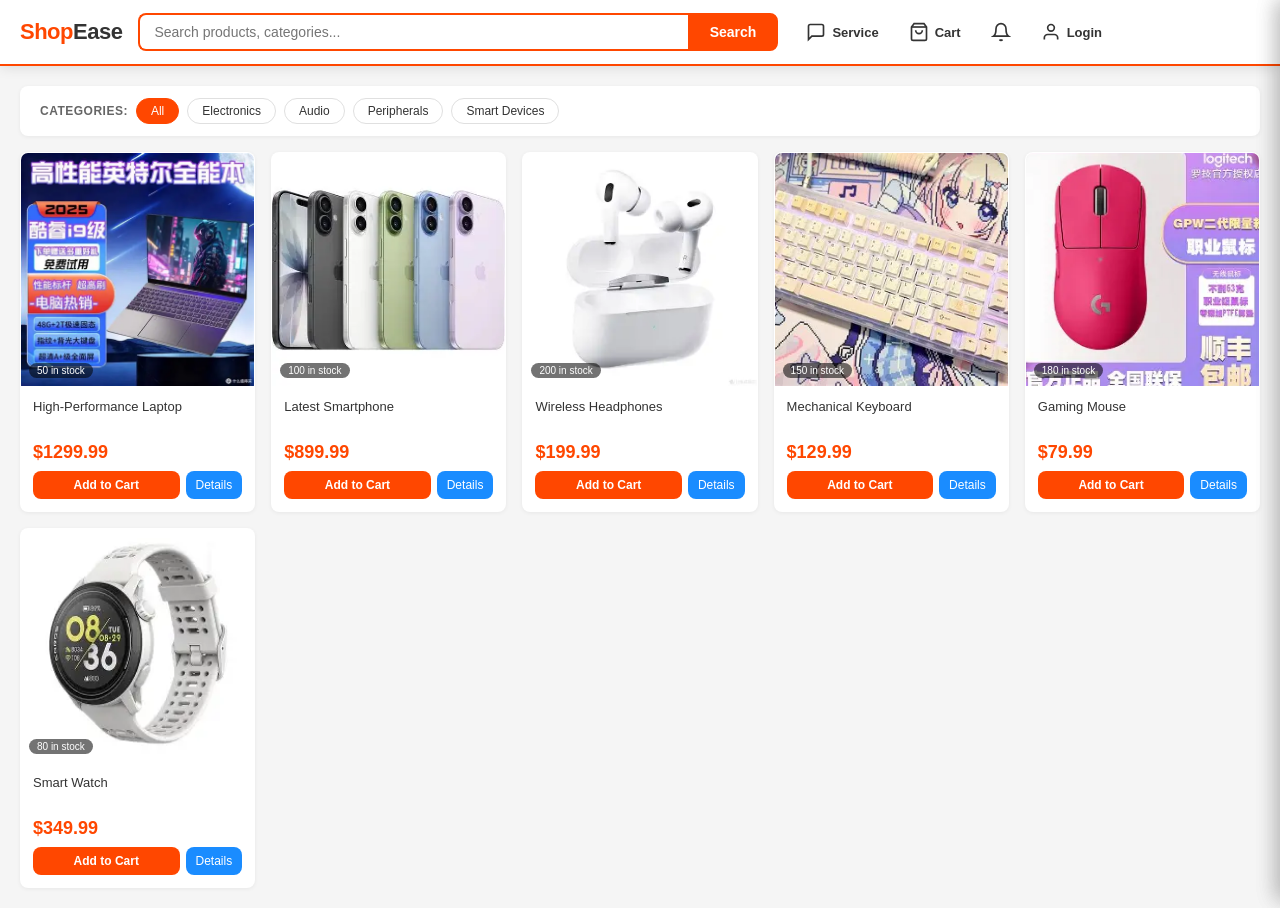
<file: IT_GROUP_PROJECT-main copy 2/index.html>
<!DOCTYPE html>
<html lang="en">
<head>
    <meta charset="UTF-8">
    <meta name="viewport" content="width=device-width, initial-scale=1.0">
    <title>ShopEase - Your One-Stop Shopping Platform</title>
    <link rel="stylesheet" href="index.css">
</head>
<body>

    <!-- ============================================
         NAVIGATION BAR
         ============================================ -->
    <nav class="navbar">
        <div class="nav-top">
            <a href="#" class="nav-logo" onclick="goHome()">Shop<span>Ease</span></a>

            <!-- Search Bar -->
            <div class="nav-search-container">
                <div class="nav-search">
                    <input type="text" id="searchInput" placeholder="Search products, categories..." autocomplete="off">
                    <button onclick="performSearch()">Search</button>
                </div>
                <div class="search-suggestions" id="searchSuggestions"></div>
            </div>

            <!-- Nav Actions -->
            <div class="nav-actions">
                <!-- Customer Service -->
                <button class="nav-icon-btn" onclick="goToSection('chat')">
                    <svg width="20" height="20" fill="none" stroke="currentColor" stroke-width="2" viewBox="0 0 24 24"><path d="M21 15a2 2 0 0 1-2 2H7l-4 4V5a2 2 0 0 1 2-2h14a2 2 0 0 1 2 2z"/></svg>
                    <span class="btn-text">Service</span>
                </button>

                <!-- Cart -->
                <button class="nav-icon-btn" onclick="openCart()">
                    <svg width="20" height="20" fill="none" stroke="currentColor" stroke-width="2" viewBox="0 0 24 24"><path d="M6 2L3 6v14a2 2 0 0 0 2 2h14a2 2 0 0 0 2-2V6l-3-4z"/><line x1="3" y1="6" x2="21" y2="6"/><path d="M16 10a4 4 0 0 1-8 0"/></svg>
                    <span class="btn-text">Cart</span>
                    <span class="nav-badge" id="cartBadge" style="display:none;">0</span>
                </button>

                <!-- Notifications -->
                <button class="nav-icon-btn" onclick="openNotifications()">
                    <svg width="20" height="20" fill="none" stroke="currentColor" stroke-width="2" viewBox="0 0 24 24"><path d="M18 8A6 6 0 0 0 6 8c0 7-3 9-3 9h18s-3-2-3-9"/><path d="M13.73 21a2 2 0 0 1-3.46 0"/></svg>
                    <span class="nav-badge" id="notifBadge" style="display:none;">0</span>
                </button>

                <!-- User / Login -->
                <div class="user-dropdown" id="userDropdown">
                    <button class="nav-icon-btn" onclick="toggleUserMenu()">
                        <svg width="20" height="20" fill="none" stroke="currentColor" stroke-width="2" viewBox="0 0 24 24"><path d="M20 21v-2a4 4 0 0 0-4-4H8a4 4 0 0 0-4 4v2"/><circle cx="12" cy="7" r="4"/></svg>
                        <span class="btn-text" id="userBtnText">Login</span>
                    </button>
                    <div class="user-dropdown-menu" id="userMenu">
                        <div id="userMenuContent"></div>
                    </div>
                </div>
            </div>
        </div>
    </nav>

    <!-- ============================================
         MAIN CONTENT
         ============================================ -->
    <main class="main-content">

        <!-- ===== HOME / PRODUCT GRID ===== -->
        <div class="page-section active" id="homeSection">
            <!-- Category Filter Bar -->
            <div class="category-bar">
                <span>Categories:</span>
                <button class="cat-btn active" onclick="filterByCategory('all')">All</button>
                <button class="cat-btn" onclick="filterByCategory('electronics')">Electronics</button>
                <button class="cat-btn" onclick="filterByCategory('audio')">Audio</button>
                <button class="cat-btn" onclick="filterByCategory('peripherals')">Peripherals</button>
                <button class="cat-btn" onclick="filterByCategory('smart devices')">Smart Devices</button>
            </div>

            <!-- Product Grid -->
            <div class="product-grid" id="productGrid"></div>
        </div>

        <!-- ===== CUSTOMER SERVICE / CHAT ===== -->
        <div class="page-section" id="chatSection">
            <div class="chat-section">
                <h3>Customer Service</h3>
                <div class="chat-container">
                    <div class="chat-messages" id="chatMessages">
                        <div class="chat-message support">
                            <div class="chat-bubble">Hello! How can I help you today?<br><small>Type "shipping", "return", or "order" for quick help.</small></div>
                            <div class="chat-time">Just now</div>
                        </div>
                    </div>
                    <div class="chat-input-area">
                        <input type="text" id="chatInput" placeholder="Type your message..." onkeypress="if(event.key==='Enter')sendChatMsg()">
                        <button class="chat-send-btn" onclick="sendChatMsg()">Send</button>
                    </div>
                    <div class="chat-merchant-panel" id="chatMerchantPanel">
                        <input type="text" id="merchantChatInput" placeholder="Reply as merchant..." onkeypress="if(event.key==='Enter')sendMerchantChat()">
                        <button onclick="sendMerchantChat()">Reply</button>
                    </div>
                </div>
            </div>
        </div>

        <!-- ===== ANALYTICS (MERCHANT ONLY) ===== -->
        <div class="page-section analytics-section" id="analyticsSection">
            <h2>Data Analysis Dashboard</h2>
            <div class="analytics-grid" id="analyticsGrid"></div>
        </div>

        <!-- ===== ADD PRODUCT (MERCHANT ONLY) ===== -->
        <div class="page-section add-product-section" id="addProductSection">
            <h2>Add New Product</h2>
            <div class="add-product-form">
                <div class="form-group">
                    <label>Product Name</label>
                    <input type="text" id="merProductName" placeholder="e.g. Wireless Mouse">
                </div>
                <div class="form-row">
                    <div class="form-group">
                        <label>Price ($)</label>
                        <input type="number" id="merProductPrice" placeholder="e.g. 29.99" min="0" step="0.01">
                    </div>
                    <div class="form-group">
                        <label>Stock</label>
                        <input type="number" id="merProductStock" placeholder="e.g. 100" min="0">
                    </div>
                </div>
                <div class="form-group">
                    <label>Category</label>
                    <select id="merProductCategory">
                        <option value="electronics">Electronics</option>
                        <option value="audio">Audio</option>
                        <option value="peripherals">Peripherals</option>
                        <option value="smart devices">Smart Devices</option>
                        <option value="other">Other</option>
                    </select>
                </div>
                <div class="form-group">
                    <label>Image URL</label>
                    <input type="text" id="merProductImage" placeholder="e.g. img/mouse.webp">
                </div>
                <div class="form-group">
                    <label>Description</label>
                    <textarea id="merProductDesc" rows="2" placeholder="Brief product description..."></textarea>
                </div>
                <button class="btn-primary" onclick="merchantAddProduct()">Add Product</button>
            </div>
        </div>

    </main>

    <!-- ============================================
         AUTH MODAL (Login / Register)
         ============================================ -->
    <div class="modal-overlay" id="authModal">
        <div class="modal">
            <div class="modal-header">
                <h3>Account</h3>
                <button class="modal-close" onclick="closeAuthModal()">&times;</button>
            </div>
            <div class="modal-body">
                <!-- Tabs -->
                <div class="auth-tabs">
                    <button class="auth-tab active" id="tabLogin" onclick="switchAuthTab('login')">Login</button>
                    <button class="auth-tab" id="tabRegister" onclick="switchAuthTab('register')">Register</button>
                </div>

                <!-- Login Form -->
                <div id="loginForm">
                    <div class="auth-msg" id="loginMsg"></div>
                    <div class="form-group">
                        <label>Account ID</label>
                        <input type="text" id="loginId" placeholder="Enter your account ID">
                    </div>
                    <div class="form-group">
                        <label>Password</label>
                        <input type="password" id="loginPwd" placeholder="Enter your password" onkeypress="if(event.key==='Enter')doLogin()">
                    </div>
                    <button class="btn-primary" onclick="doLogin()">Login</button>
                    <p style="font-size:12px;color:#999;margin-top:12px;text-align:center;">Demo: register as "customer" or "merchant"</p>
                </div>

                <!-- Register Form -->
                <div id="registerForm" style="display:none;">
                    <div class="auth-msg" id="registerMsg"></div>
                    <div class="form-group">
                        <label>Account ID</label>
                        <input type="text" id="regId" placeholder="Choose a unique account ID">
                    </div>
                    <div class="form-group">
                        <label>Password</label>
                        <input type="password" id="regPwd" placeholder="Create a password">
                    </div>
                    <div class="form-group">
                        <label>Confirm Password</label>
                        <input type="password" id="regPwd2" placeholder="Repeat your password">
                    </div>
                    <div class="form-group">
                        <label>Email</label>
                        <input type="email" id="regEmail" placeholder="your@email.com">
                    </div>
                    <div class="form-group">
                        <label>I am a...</label>
                        <select id="regRole">
                            <option value="customer">Customer</option>
                            <option value="merchant">Merchant</option>
                        </select>
                    </div>
                    <button class="btn-secondary" onclick="doRegister()">Create Account</button>
                </div>

            </div>
        </div>
    </div>

    <!-- ============================================
         PRODUCT DETAIL MODAL
         ============================================ -->
    <div class="modal-overlay" id="detailModal">
        <div class="modal detail-modal">
            <div class="modal-header">
                <h3>Product Detail</h3>
                <button class="modal-close" onclick="closeDetailModal()">&times;</button>
            </div>
            <div class="modal-body" id="detailBody"></div>
        </div>
    </div>

    <!-- ============================================
         PAYMENT MODAL
         ============================================ -->
    <div class="modal-overlay" id="paymentModal">
        <div class="modal payment-modal">
            <div class="modal-header">
                <h3>Checkout</h3>
                <button class="modal-close" onclick="closePaymentModal()">&times;</button>
            </div>
            <div class="modal-body" id="paymentBody"></div>
        </div>
    </div>

    <!-- ============================================
         CART SIDEBAR
         ============================================ -->
    <div class="cart-sidebar" id="cartSidebar">
        <div class="cart-header">
            <h3>Shopping Cart (<span id="cartSidebarCount">0</span>)</h3>
            <button class="cart-close" onclick="closeCart()">&times;</button>
        </div>
        <div class="cart-items" id="cartItems">
            <div class="cart-empty">Your cart is empty</div>
        </div>
        <div class="cart-footer" id="cartFooter" style="display:none;">
            <div class="cart-total">
                <span>Total</span>
                <span class="cart-total-amount" id="cartTotalAmount">$0.00</span>
            </div>
            <button class="btn-primary" onclick="goToCheckout()">Proceed to Checkout</button>
        </div>
    </div>

    <!-- ============================================
         NOTIFICATION PANEL
         ============================================ -->
    <div class="notif-panel" id="notifPanel">
        <div class="notif-header">
            <h3>Notifications</h3>
            <button class="cart-close" onclick="closeNotifications()">&times;</button>
        </div>
        <div class="notif-list" id="notifList">
            <div class="notif-empty">No notifications yet</div>
        </div>
    </div>

    <!-- Cart overlay backdrop -->
    <div id="cartBackdrop" style="display:none;position:fixed;inset:0;background:rgba(0,0,0,0.4);z-index:2999;" onclick="closeCart()"></div>
    <div id="notifBackdrop" style="display:none;position:fixed;inset:0;background:rgba(0,0,0,0.4);z-index:2999;" onclick="closeNotifications()"></div>

    <!-- Toast Container -->
    <div class="toast-container" id="toastContainer"></div>

    <script src="index.js"></script>
</body>
</html>
</file>
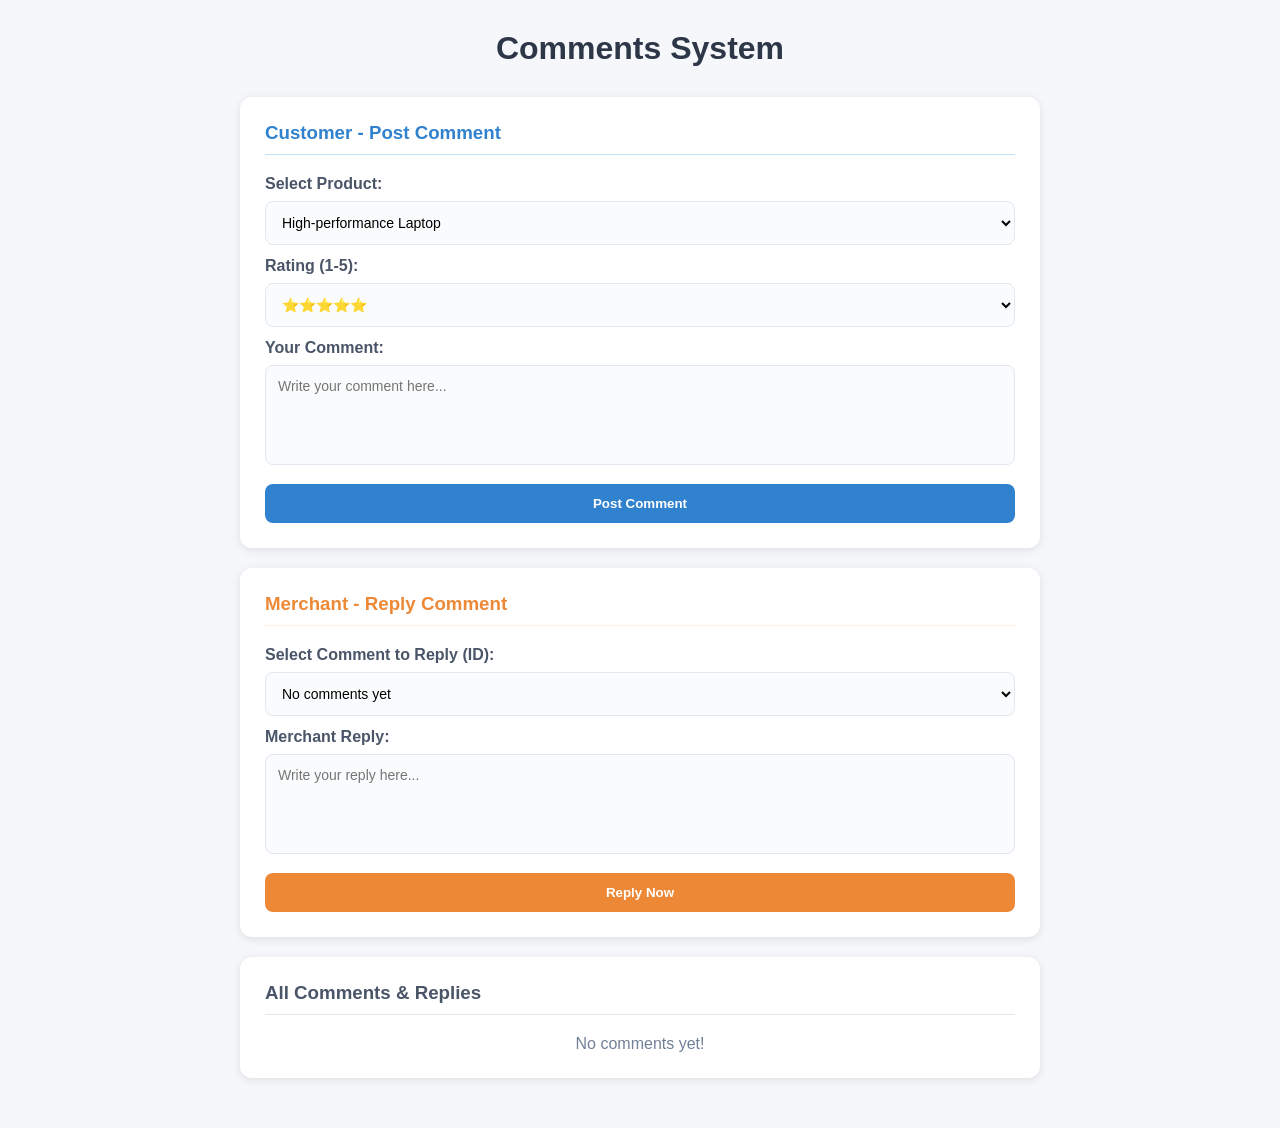
<file: comments.html>
<!DOCTYPE html>
<html lang="en">
<head>
    <meta charset="utf-8" /> 
    <title>Comments (Customer & Merchant)</title>

    <link rel="stylesheet" href="comments-style.css">
</head>
<body>
    <div class="container">
        <h1>Comments System</h1>
        <div class="card customer-card">
            <h3>Customer - Post Comment</h3>
            <label>Select Product:</label>
            <select id="cusProduct">
                <option value="Laptop">High-performance Laptop</option>
                <option value="Phone">Smart Phone</option>
                <option value="Headset">Wireless Headset</option>
                <option value="Keyboard">Mechanical Keyboard</option>
            </select>

            <label>Rating (1-5):</label>
            <select id="cusRating">
                <option value="5">⭐⭐⭐⭐⭐</option>
                <option value="4">⭐⭐⭐⭐</option>
                <option value="3">⭐⭐⭐</option>
                <option value="2">⭐⭐</option>
                <option value="1">⭐</option>
            </select>

            <label>Your Comment:</label>
            <textarea id="cusContent" placeholder="Write your comment here..."></textarea>

            <button onclick="startCustomerComment()">Post Comment</button>
        </div>

        <div class="card merchant-card">
            <h3>Merchant - Reply Comment</h3>
            <label>Select Comment to Reply (ID):</label>
            <select id="merCommentId"></select>

            <label>Merchant Reply:</label>
            <textarea id="merContent" placeholder="Write your reply here..."></textarea>

            <button onclick="startMerchantReply()">Reply Now</button>
        </div>

        <div class="card show-card">
            <h3>All Comments & Replies</h3>
            <div id="commentList"></div>
        </div>
    </div>

    <script src="comments.js"></script>
</body>
</html>
</file>
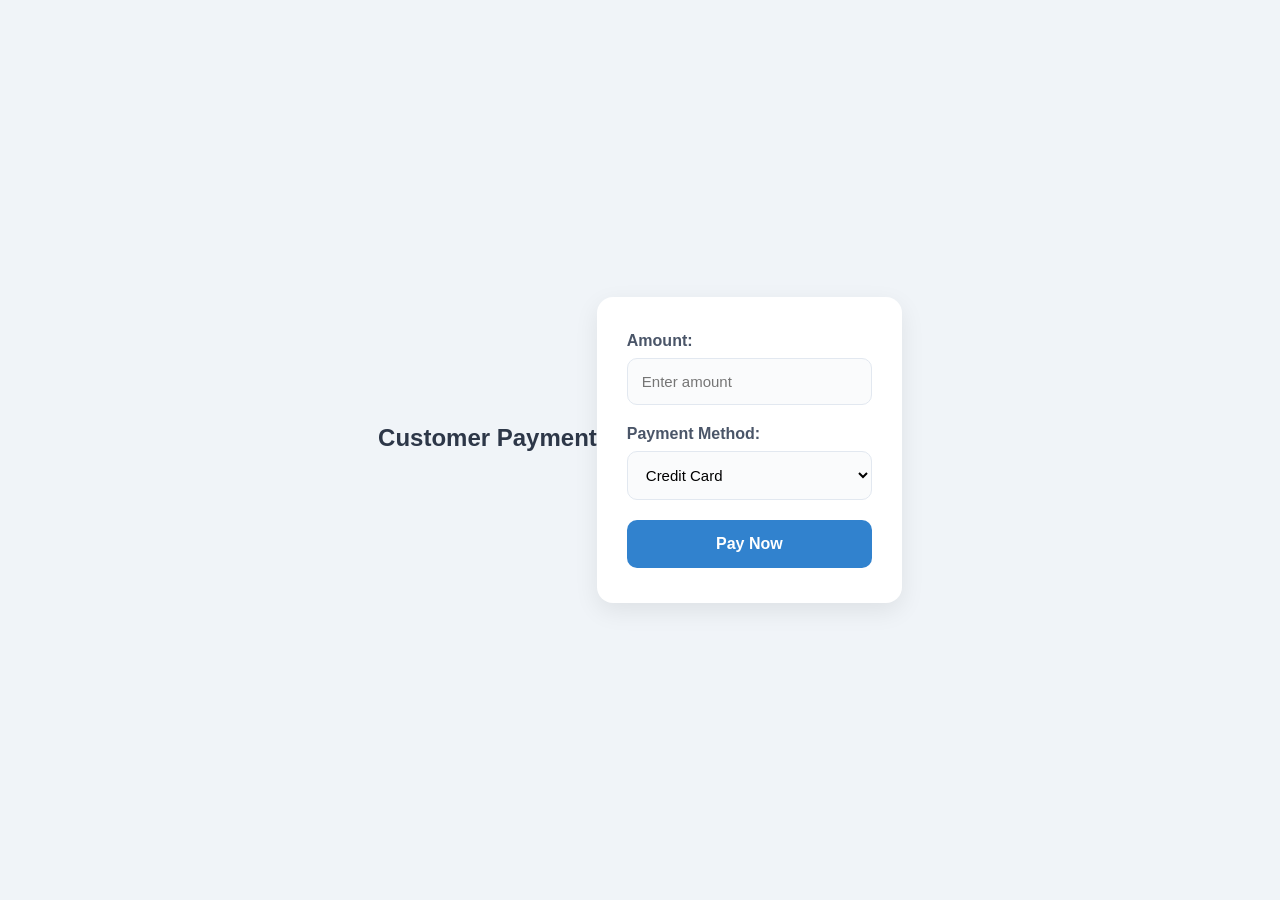
<file: payment.html>
<!DOCTYPE html>
<html>
<head>
    <meta charset="UTF-8">
    <title>Payment</title>
    <link rel="stylesheet" href="payment.css">
</head>
<body>
    <h2>Customer Payment</h2>

    <div class="payment-box">
        <label>Amount:</label>
        <input type="number" id="amount" placeholder="Enter amount">

        <label>Payment Method:</label>
        <select id="method">
            <option value="Credit Card">Credit Card</option>
            <option value="PayPal">PayPal</option>
            <option value="Bank Transfer">Bank Transfer</option>
        </select>

        <button onclick="startPayment()">Pay Now</button>
    </div>

    <script src="payment.js"></script>
</body>
</html>
</file>
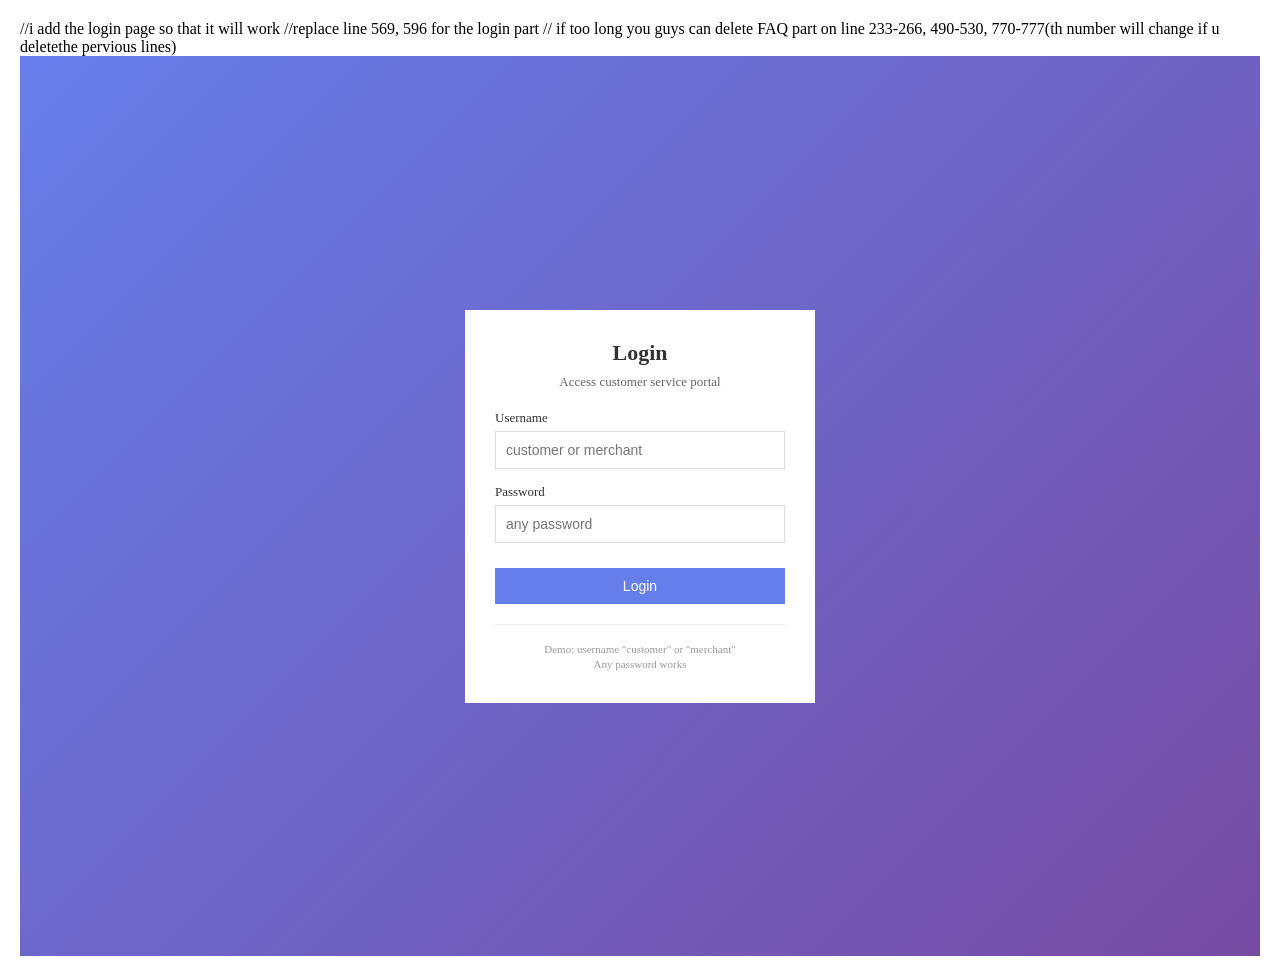
<file: T9_CustomerService.html>
<!DOCTYPE html> //i add the login page so that it will work
<html lang="en"> //replace line 569, 596 for the login part
// if too long you guys can delete FAQ part on line 233-266, 490-530, 770-777(th number will change if u deletethe
pervious lines)

<head>
    <meta charset="UTF-8">
    <meta name="viewport" content="width=device-width, initial-scale=1.0">
    <title>Customer Service - ShopEase</title>
    <style>
        * {
            margin: 0;
            padding: 0;
            box-sizing: border-box;
        }

        body {
            min-height: 100vh;
            padding: 20px;
            transition: background-color 0.5s ease;
        }

        body.customer {
            background: #89f7fe;
        }

        body.merchant {
            background: #84fab0;
        }

        .container {
            max-width: 1200px;
            margin: 0 auto;
        }

        .header {
            background: white;
            padding: 20px;
            margin-bottom: 20px;
        }

        .header h1 {
            color: #333;
            margin-bottom: 5px;
            font-size: 24px;
        }

        .header p {
            color: #666;
            font-size: 14px;
        }

        .user-info {
            margin-top: 15px;
            padding-top: 15px;
            border-top: 1px solid #eee;
            display: flex;
            justify-content: space-between;
            align-items: center;
        }

        .user-role {
            font-weight: bold;
            padding: 4px 12px;
            display: inline-block;
            font-size: 12px;
        }

        .user-role.customer {
            background: #66a6ff;
            color: white;
        }

        .user-role.merchant {
            background: #48bb78;
            color: white;
        }

        .logout-btn {
            padding: 6px 15px;
            background: #f56565;
            color: white;
            border: none;
            cursor: pointer;
            font-size: 12px;
        }

        .logout-btn:hover {
            background: #e53e3e;
        }

        .grid {
            display: grid;
            grid-template-columns: repeat(auto-fit, minmax(450px, 1fr));
            gap: 20px;
        }

        .card {
            background: white;
            padding: 20px;
        }

        .card h2 {
            color: #333;
            margin-bottom: 15px;
            font-size: 18px;
            font-weight: 600;
        }

        .chat-container {
            height: 380px;
            display: flex;
            flex-direction: column;
        }

        .chat-messages {
            flex: 1;
            overflow-y: auto;
            padding: 10px;
            background: #fafafa;
            margin-bottom: 12px;
        }

        .message {
            margin-bottom: 12px;
            display: flex;
            flex-direction: column;
        }

        .message.user {
            align-items: flex-end;
        }

        .message.support {
            align-items: flex-start;
        }

        .message.merchant {
            align-items: flex-start;
        }

        .message-content {
            max-width: 75%;
            padding: 8px 12px;
            font-size: 14px;
        }

        .message.user .message-content {
            background: #667eea;
            color: white;
        }

        .message.support .message-content {
            background: #e5e5e5;
            color: #333;
        }

        .message.merchant .message-content {
            background: #48bb78;
            color: white;
        }

        .message-time {
            font-size: 10px;
            color: #999;
            margin-top: 3px;
        }

        .chat-input-area {
            display: flex;
            gap: 8px;
        }

        .chat-input {
            flex: 1;
            padding: 10px;
            border: 1px solid #ddd;
            outline: none;
            font-size: 14px;
        }

        .send-btn {
            padding: 8px 18px;
            background: #667eea;
            color: white;
            border: none;
            cursor: pointer;
            font-size: 14px;
        }

        .send-btn:hover {
            background: #5a67d8;
        }

        .merchant-panel {
            margin-top: 15px;
            padding-top: 12px;
            border-top: 1px solid #eee;
            display: none;
        }

        .merchant-panel.visible {
            display: block;
        }

        .merchant-title {
            font-size: 12px;
            color: #48bb78;
            font-weight: bold;
            margin-bottom: 8px;
        }

        .merchant-input-area {
            display: flex;
            gap: 8px;
        }

        .merchant-input {
            flex: 1;
            padding: 8px;
            border: 1px solid #48bb78;
            outline: none;
            font-size: 14px;
        }

        .merchant-send-btn {
            padding: 8px 15px;
            background: #48bb78;
            color: white;
            border: none;
            cursor: pointer;
            font-size: 12px;
        }

        .faq-item {
            margin-bottom: 10px;
            border: 1px solid #eee;
        }

        .faq-question {
            padding: 12px;
            background: #fafafa;
            cursor: pointer;
            font-weight: 600;
            display: flex;
            justify-content: space-between;
            align-items: center;
            font-size: 14px;
        }

        .faq-question:hover {
            background: #f5f5f5;
        }

        .faq-answer {
            padding: 0 12px;
            max-height: 0;
            overflow: hidden;
            transition: max-height 0.3s ease-out;
            background: white;
            font-size: 13px;
            color: #666;
        }

        .faq-item.active .faq-answer {
            padding: 12px;
            max-height: 150px;
        }

        .return-form {
            display: flex;
            flex-direction: column;
            gap: 12px;
        }

        .return-form input,
        .return-form select,
        .return-form textarea {
            padding: 10px;
            border: 1px solid #ddd;
            font-size: 14px;
        }

        .return-form textarea {
            resize: vertical;
            min-height: 70px;
        }

        .submit-return {
            padding: 10px;
            background: #48bb78;
            color: white;
            border: none;
            cursor: pointer;
            font-size: 14px;
        }

        .return-status {
            margin-top: 15px;
            padding: 12px;
            background: #fafafa;
        }

        .return-status strong {
            font-size: 13px;
        }

        .return-item {
            background: white;
            padding: 10px;
            margin-top: 8px;
            font-size: 13px;
        }

        .return-item div {
            margin: 3px 0;
        }

        .merchant-controls {
            margin-top: 15px;
            padding: 12px;
            background: #f9f9f9;
            display: none;
        }

        .merchant-controls.visible {
            display: block;
        }

        .merchant-controls h3 {
            color: #48bb78;
            margin-bottom: 8px;
            font-size: 14px;
        }

        .update-status {
            display: flex;
            gap: 8px;
            margin-top: 8px;
        }

        .status-select {
            flex: 1;
            padding: 8px;
            border: 1px solid #ddd;
            font-size: 12px;
        }

        .update-btn {
            padding: 8px 12px;
            background: #48bb78;
            color: white;
            border: none;
            cursor: pointer;
            font-size: 12px;
        }

        .login-container {
            display: flex;
            justify-content: center;
            align-items: center;
            min-height: 100vh;
            background: linear-gradient(135deg, #667eea 0%, #764ba2 100%);
        }

        .login-box {
            background: white;
            padding: 30px;
            width: 100%;
            max-width: 350px;
        }

        .login-box h2 {
            color: #333;
            margin-bottom: 8px;
            text-align: center;
            font-size: 22px;
        }

        .login-box p {
            color: #666;
            text-align: center;
            margin-bottom: 20px;
            font-size: 13px;
        }

        .input-group {
            margin-bottom: 15px;
        }

        .input-group label {
            display: block;
            margin-bottom: 5px;
            color: #333;
            font-size: 13px;
        }

        .input-group input {
            width: 100%;
            padding: 10px;
            border: 1px solid #ddd;
            font-size: 14px;
        }

        .login-btn {
            width: 100%;
            padding: 10px;
            background: #667eea;
            color: white;
            border: none;
            cursor: pointer;
            font-size: 14px;
            margin-top: 10px;
        }

        .login-btn:hover {
            background: #5a67d8;
        }

        .demo-info {
            margin-top: 20px;
            padding-top: 15px;
            border-top: 1px solid #eee;
            text-align: center;
        }

        .demo-info p {
            font-size: 11px;
            margin: 3px 0;
            color: #999;
        }

        button {
            cursor: pointer;
        }

        @media (max-width: 768px) {
            .grid {
                grid-template-columns: 1fr;
            }

            body {
                padding: 10px;
            }
        }
    </style>
</head>

<body>
    <div class="container" id="mainContainer" style="display: none;">
        <div class="header">
            <h1>Customer Service</h1>
            <p>Get support, ask questions, or request returns</p>
            <div class="user-info">
                <span>Logged in: <span id="userNameDisplay"></span> <span id="orderNumberDisplay"
                        style="font-weight: bold;"></span></span>
                <div>
                    <span class="user-role" id="userRoleDisplay"></span>
                    <button class="logout-btn" onclick="logout()">Logout</button>
                </div>
            </div>
        </div>

        <div class="grid">
            <div class="card">
                <h2>Live Chat</h2>
                <div class="chat-container">
                    <div class="chat-messages" id="chatMessages">
                        <div class="message support">
                            <div class="message-content">
                                Hello! How can I help you?
                                <br>Enter shipping, order for quick help.
                            </div>
                            <div class="message-time">Just now</div>
                        </div>
                    </div>
                    <div class="chat-input-area">
                        <input type="text" class="chat-input" id="chatInput" placeholder="Type your message...">
                        <button class="send-btn" onclick="sendMessage()">Send</button>
                    </div>

                    <div class="merchant-panel" id="merchantPanel">
                        <div class="merchant-title">Merchant Reply</div>
                        <div class="merchant-input-area">
                            <input type="text" class="merchant-input" id="merchantInput"
                                placeholder="Reply as merchant...">
                            <button class="merchant-send-btn" onclick="sendMerchantReply()">Reply</button>
                        </div>
                    </div>
                </div>
            </div>

            <div class="card">
                <h2>FAQ</h2>
                <div class="faq-list">
                    <div class="faq-item">
                        <div class="faq-question" onclick="toggleFAQ(this)">
                            Shipping time?
                            <span>▼</span>
                        </div>
                        <div class="faq-answer">
                            3-5 business days standard, 1-2 days express.
                        </div>
                    </div>
                    <div class="faq-item">
                        <div class="faq-question" onclick="toggleFAQ(this)">
                            Return policy?
                            <span>▼</span>
                        </div>
                        <div class="faq-answer">
                            30-day returns. Items must be unused.
                        </div>
                    </div>
                    <div class="faq-item">
                        <div class="faq-question" onclick="toggleFAQ(this)">
                            Track my order?
                            <span>▼</span>
                        </div>
                        <div class="faq-answer">
                            Use tracking number sent to your email.
                        </div>
                    </div>
                    <div class="faq-item">
                        <div class="faq-question" onclick="toggleFAQ(this)">
                            Payment methods?
                            <span>▼</span>
                        </div>
                        <div class="faq-answer">
                            Credit cards, PayPal, AliPay, WeChat Pay, Google Pay, PayMe.
                        </div>
                    </div>
                </div>
            </div>

            <div class="card">
                <h2>Returns and Refunds</h2>
                <form class="return-form">
                    <input type="text" id="orderNumber" placeholder="Order Number">
                    <input type="text" id="productName" placeholder="Product Name">
                    <select id="returnReason">
                        <option value="">Reason for return</option>
                        <option value="defective">Defective/Damaged</option>
                        <option value="wrong">Wrong Item</option>
                        <option value="size">Wrong Size</option>
                        <option value="changed">Changed Mind</option>
                    </select>
                    <textarea id="returnDetails" placeholder="Additional details..."></textarea>
                    <button type="button" class="submit-return" onclick="submitReturn()">Submit Return</button>
                </form>
                <div id="returnStatus" class="return-status">
                    <strong>Return Status</strong>
                    <div id="returnRequestsList">No returns</div>
                </div>

                <div class="merchant-controls" id="merchantControls">
                    <h3>Merchant Controls</h3>
                    <div class="update-status">
                        <input type="text" id="returnIdToUpdate" placeholder="Return ID" class="status-select">
                        <select id="newStatus" class="status-select">
                            <option value="Pending">Pending</option>
                            <option value="Processing">Processing</option>
                            <option value="Approved">Approved</option>
                            <option value="Completed">Completed</option>
                        </select>
                        <button class="update-btn" onclick="updateReturnStatusById()">Update</button>
                    </div>
                </div>
            </div>
        </div>
    </div>

    <div id="loginPage" class="login-container">
        <div class="login-box">
            <h2>Login</h2>
            <p>Access customer service portal</p>
            <form onsubmit="return false;">
                <div class="input-group">
                    <label>Username</label>
                    <input type="text" id="username" placeholder="customer or merchant">
                </div>
                <div class="input-group">
                    <label>Password</label>
                    <input type="password" id="password" placeholder="any password">
                </div>
                <button type="button" class="login-btn" onclick="login()">Login</button>
            </form>
            <div class="demo-info">
                <p>Demo: username "customer" or "merchant"</p>
                <p>Any password works</p>
            </div>
        </div>
    </div>

    <script>
        var chatData = { "messages": [] };
        var returnsData = { "returns": [] };
        var currentUser = null;

        function login() {
            var username = document.getElementById('username').value.trim();

            if (username == "") {
                alert("Enter username");
                return;
            }

            var userType = "";
            if (username.toLowerCase() == "customer") {
                userType = "customer";
            } else if (username.toLowerCase() == "merchant") {
                userType = "merchant";
            } else {
                alert("Use 'customer' or 'merchant'");
                return;
            }

            currentUser = {
                username: username,
                role: userType
            };

            sessionStorage.setItem('currentUser', JSON.stringify(currentUser));

            var body = document.body;
            if (userType == "customer") {
                body.className = "customer";
            } else {
                body.className = "merchant";
            }

            document.getElementById('loginPage').style.display = 'none';
            document.getElementById('mainContainer').style.display = 'block';

            document.getElementById('userNameDisplay').innerHTML = username;
            var roleDisplay = document.getElementById('userRoleDisplay');
            roleDisplay.innerHTML = userType.toUpperCase();
            roleDisplay.className = "user-role " + userType;

            if (userType == "customer") {
                document.getElementById('orderNumberDisplay').innerHTML = ' | Order: #ORD-DEMO123';
            } else {
                document.getElementById('orderNumberDisplay').innerHTML = '';
            }

            var merchantPanel = document.getElementById('merchantPanel');
            var merchantControls = document.getElementById('merchantControls');

            if (userType == "merchant") {
                merchantPanel.className = "merchant-panel visible";
                merchantControls.className = "merchant-controls visible";
            } else {
                merchantPanel.className = "merchant-panel";
                merchantControls.className = "merchant-controls";
            }

            displayReturnStatus();
        }

        function logout() {
            currentUser = null;
            sessionStorage.removeItem('currentUser');
            document.getElementById('loginPage').style.display = 'flex';
            document.getElementById('mainContainer').style.display = 'none';
            document.body.className = "";
        }

        function checkExistingSession() {
            var savedUser = sessionStorage.getItem('currentUser');
            if (savedUser) {
                currentUser = JSON.parse(savedUser);
                var body = document.body;
                body.className = currentUser.role;

                document.getElementById('loginPage').style.display = 'none';
                document.getElementById('mainContainer').style.display = 'block';

                document.getElementById('userNameDisplay').innerHTML = currentUser.username;
                var roleDisplay = document.getElementById('userRoleDisplay');
                roleDisplay.innerHTML = currentUser.role.toUpperCase();
                roleDisplay.className = "user-role " + currentUser.role;

                if (currentUser.role == "customer") {
                    document.getElementById('orderNumberDisplay').innerHTML = ' | Order: #ORD-DEMO123';
                } else {
                    document.getElementById('orderNumberDisplay').innerHTML = '';
                }

                var merchantPanel = document.getElementById('merchantPanel');
                var merchantControls = document.getElementById('merchantControls');

                if (currentUser.role == "merchant") {
                    merchantPanel.className = "merchant-panel visible";
                    merchantControls.className = "merchant-controls visible";
                } else {
                    merchantPanel.className = "merchant-panel";
                    merchantControls.className = "merchant-controls";
                }

                displayReturnStatus();
            }
        }

        function escapeHtml(text) {
            if (!text) return '';
            return text.replace(/[&<>]/g, function (m) {
                if (m == '&') return '&amp;';
                if (m == '<') return '&lt;';
                if (m == '>') return '&gt;';
                return m;
            });
        }

        function getTime() {
            var now = new Date();
            return now.getHours() + ':' + (now.getMinutes() < 10 ? '0' : '') + now.getMinutes();
        }

        function sendEmail(msg) {
            alert("Email: " + msg);
        }

        function addMessage(text, sender) {
            var chatMessages = document.getElementById('chatMessages');
            var div = document.createElement('div');
            div.className = 'message ' + sender;
            div.innerHTML = '<div class="message-content">' + escapeHtml(text) + '</div>' +
                '<div class="message-time">' + getTime() + '</div>';
            chatMessages.appendChild(div);
            chatMessages.scrollTop = chatMessages.scrollHeight;

            chatData.messages.push({ text: text, sender: sender, time: getTime() });
            console.log("Chat saved:", chatData);
        }

        function getAutoResponse(msg) {
            var m = msg.toLowerCase();
            if (m.indexOf('order') != -1) return "Please provide your order number and I'll help track it.";
            if (m.indexOf('return') != -1) return "Use the return portal below to submit a return request.";
            if (m.indexOf('shipping') != -1) return "Standard shipping takes 3-5 business days.";
            if (m.indexOf('hello') != -1 || m.indexOf('hi') != -1) return "Hello! How can I help?";
            return "Thanks for your message. Our team will assist you shortly.";
        }

        function sendMessage() {
            var input = document.getElementById('chatInput');
            var msg = input.value.trim();
            if (msg == "") return;

            addMessage(msg, 'user');
            input.value = '';

            setTimeout(function () {
                var reply = getAutoResponse(msg);
                addMessage(reply, 'support');
                sendEmail("Support responded to your chat");
            }, 500);
        }

        function sendMerchantReply() {
            if (currentUser && currentUser.role != "merchant") {
                alert("Only merchants can reply");
                return;
            }
            var input = document.getElementById('merchantInput');
            var msg = input.value.trim();
            if (msg == "") return;

            addMessage(msg, 'merchant');
            input.value = '';
            sendEmail("Merchant replied to inquiry");
        }

        function toggleFAQ(el) {
            var item = el.parentElement;
            if (item.className.indexOf('active') != -1) {
                item.className = 'faq-item';
            } else {
                item.className = 'faq-item active';
            }
        }

        function generateTracking() {
            return 'RET' + Math.random().toString(36).substr(2, 6).toUpperCase();
        }

        function displayReturnStatus() {
            var div = document.getElementById('returnRequestsList');
            if (returnsData.returns.length == 0) {
                div.innerHTML = 'No returns';
                return;
            }

            var html = '';
            var recent = returnsData.returns.slice(-3).reverse();
            for (var i = 0; i < recent.length; i++) {
                var r = recent[i];
                html += '<div class="return-item">' +
                    '<div><strong>ID:</strong> ' + r.id + '</div>' +
                    '<div><strong>Order:</strong> ' + r.orderNumber + '</div>' +
                    '<div><strong>Product:</strong> ' + r.productName + '</div>' +
                    '<div><strong>Status:</strong> ' + r.status + '</div>' +
                    '<div><strong>Tracking:</strong> ' + r.tracking + '</div>' +
                    '</div>';
            }
            div.innerHTML = html;
        }

        function submitReturn() {
            var order = document.getElementById('orderNumber').value;
            var product = document.getElementById('productName').value;
            var reason = document.getElementById('returnReason').value;

            if (!order || !product || !reason) {
                alert("Fill all fields");
                return;
            }

            var returnReq = {
                id: 'RET-' + Date.now(),
                orderNumber: order,
                productName: product,
                reason: reason,
                status: 'Pending',
                date: new Date().toLocaleString(),
                tracking: generateTracking()
            };

            returnsData.returns.push(returnReq);
            console.log("Returns saved:", returnsData);

            if (currentUser && currentUser.role == "customer") {
                document.getElementById('orderNumberDisplay').innerHTML = ' | Order: ' + order;
            }

            sendEmail("Return submitted for " + order);
            alert("Return request submitted!");

            document.getElementById('orderNumber').value = '';
            document.getElementById('productName').value = '';
            document.getElementById('returnReason').value = '';
            document.getElementById('returnDetails').value = '';

            displayReturnStatus();
        }

        function updateReturnStatusById() {
            if (currentUser && currentUser.role != "merchant") {
                alert("Only merchants can update status");
                return;
            }

            var id = document.getElementById('returnIdToUpdate').value;
            var newStatus = document.getElementById('newStatus').value;

            if (!id) {
                alert("Enter Return ID");
                return;
            }

            var found = false;
            for (var i = 0; i < returnsData.returns.length; i++) {
                if (returnsData.returns[i].id == id) {
                    returnsData.returns[i].status = newStatus;
                    found = true;
                    break;
                }
            }

            if (found) {
                console.log("Updated returns:", returnsData);
                displayReturnStatus();
                sendEmail("Return " + id + " status updated to " + newStatus);
                alert("Status updated!");
                document.getElementById('returnIdToUpdate').value = '';
            } else {
                alert("Return ID not found");
            }
        }

        window.onload = function () {
            checkExistingSession();

            var chatInput = document.getElementById('chatInput');
            if (chatInput) {
                chatInput.onkeypress = function (e) {
                    if (e.keyCode == 13) sendMessage();
                };
            }

            var merchantInput = document.getElementById('merchantInput');
            if (merchantInput) {
                merchantInput.onkeypress = function (e) {
                    if (e.keyCode == 13) sendMerchantReply();
                };
            }
        };
    </script>
</body>

</html>
</file>
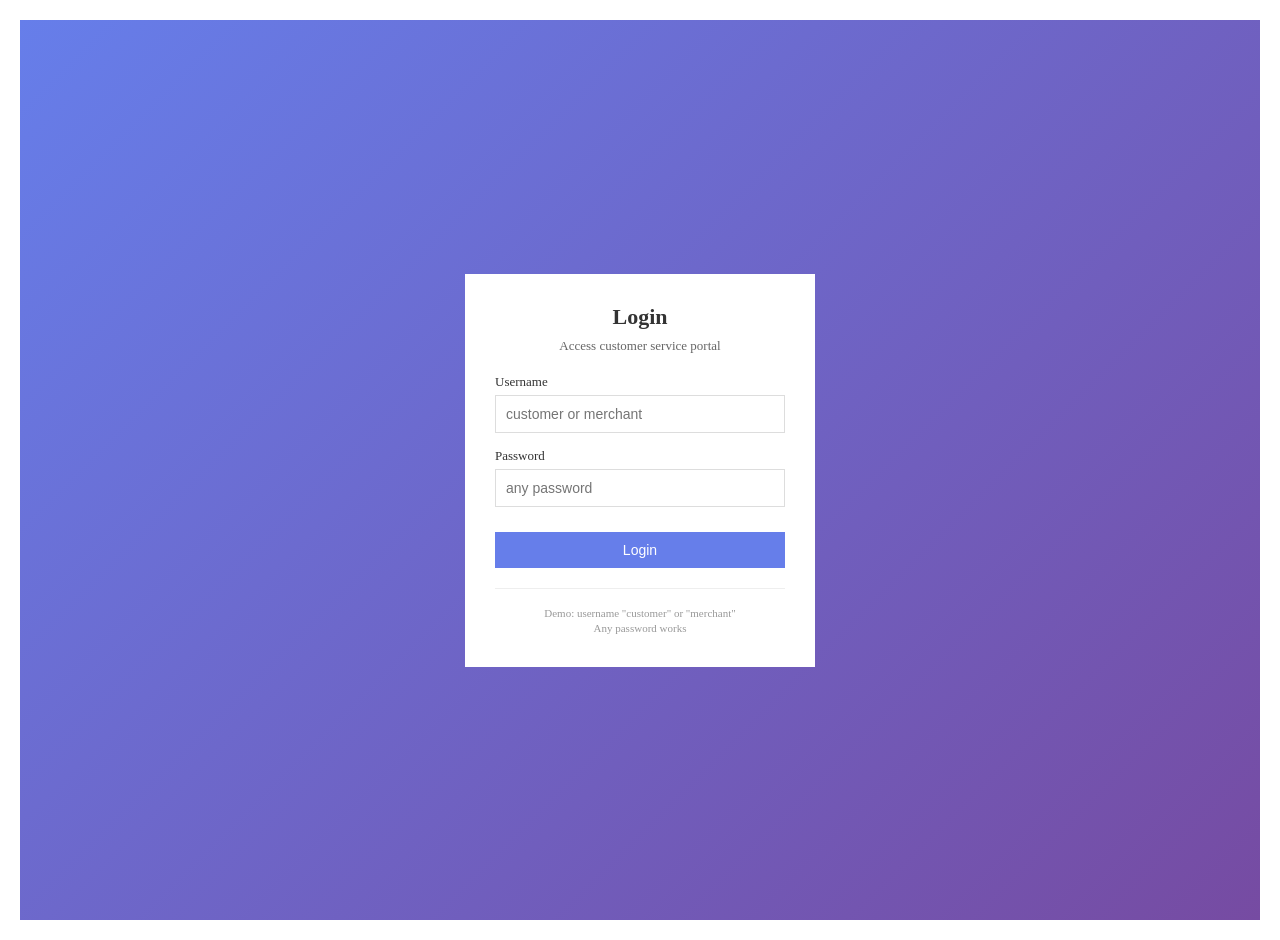
<file: T9_WithComment.html>
<!DOCTYPE html>
<html lang="en">
<head>
    <meta charset="UTF-8">
    <meta name="viewport" content="width=device-width, initial-scale=1.0">
    <title>Customer Service - ShopEase</title>
    <style>
        /* ============================================
           GLOBAL STYLES / 全域樣式
           ============================================ */
        
        /* Reset all margins and padding / 重置所有邊距和內距 */
        * {
            margin: 0;
            padding: 0;
            box-sizing: border-box;
        }

        /* Body styling - changes background based on user role / 主體樣式 - 根據用戶角色改變背景 */
        body {
            min-height: 100vh;
            padding: 20px;
            transition: background-color 0.5s ease;
        }

        /* Customer background color (Sky Blue) / 客戶背景顏色（天藍色） */
        body.customer {
            background: #89f7fe;
        }

        /* Merchant background color (Mint Green) / 商家背景顏色（薄荷綠） */
        body.merchant {
            background: #84fab0;
        }

        /* Main container - centers content / 主容器 - 置中內容 */
        .container {
            max-width: 1200px;
            margin: 0 auto;
        }

        /* ============================================
           HEADER SECTION / 頁首區域
           ============================================ */
        
        /* Header box - white background / 頁首框 - 白色背景 */
        .header {
            background: white;
            padding: 20px;
            margin-bottom: 20px;
        }

        /* Main title / 主標題 */
        .header h1 {
            color: #333;
            margin-bottom: 5px;
            font-size: 24px;
        }

        /* Subtitle / 副標題 */
        .header p {
            color: #666;
            font-size: 14px;
        }

        /* User info section - shows logged in user / 用戶資訊區域 - 顯示登入用戶 */
        .user-info {
            margin-top: 15px;
            padding-top: 15px;
            border-top: 1px solid #eee;
            display: flex;
            justify-content: space-between;
            align-items: center;
        }

        /* User role badge styling / 用戶角色標籤樣式 */
        .user-role {
            font-weight: bold;
            padding: 4px 12px;
            display: inline-block;
            font-size: 12px;
        }

        /* Customer role badge (Blue) / 客戶角色標籤（藍色） */
        .user-role.customer {
            background: #66a6ff;
            color: white;
        }

        /* Merchant role badge (Green) / 商家角色標籤（綠色） */
        .user-role.merchant {
            background: #48bb78;
            color: white;
        }

        /* Logout button / 登出按鈕 */
        .logout-btn {
            padding: 6px 15px;
            background: #f56565;
            color: white;
            border: none;
            cursor: pointer;
            font-size: 12px;
        }

        /* Logout button hover effect / 登出按鈕懸停效果 */
        .logout-btn:hover {
            background: #e53e3e;
        }

        /* ============================================
           MAIN GRID LAYOUT / 主網格佈局
           ============================================ */
        
        /* Grid layout for cards - responsive / 卡片網格佈局 - 響應式 */
        .grid {
            display: grid;
            grid-template-columns: repeat(auto-fit, minmax(450px, 1fr));
            gap: 20px;
        }

        /* Card styling - each feature container / 卡片樣式 - 每個功能容器 */
        .card {
            background: white;
            padding: 20px;
        }

        /* Card title / 卡片標題 */
        .card h2 {
            color: #333;
            margin-bottom: 15px;
            font-size: 18px;
            font-weight: 600;
        }

        /* ============================================
           LIVE CHAT SYSTEM / 即時聊天系統
           ============================================ */
        
        /* Chat container - fixed height / 聊天容器 - 固定高度 */
        .chat-container {
            height: 380px;
            display: flex;
            flex-direction: column;
        }

        /* Chat messages area - scrollable / 聊天訊息區域 - 可滾動 */
        .chat-messages {
            flex: 1;
            overflow-y: auto;
            padding: 10px;
            background: #fafafa;
            margin-bottom: 12px;
        }

        /* Individual message styling / 單個訊息樣式 */
        .message {
            margin-bottom: 12px;
            display: flex;
            flex-direction: column;
        }

        /* User messages align to right / 用戶訊息靠右對齊 */
        .message.user {
            align-items: flex-end;
        }

        /* Support messages align to left / 客服訊息靠左對齊 */
        .message.support {
            align-items: flex-start;
        }

        /* Merchant messages align to left / 商家訊息靠左對齊 */
        .message.merchant {
            align-items: flex-start;
        }

        /* Message bubble styling / 訊息氣泡樣式 */
        .message-content {
            max-width: 75%;
            padding: 8px 12px;
            font-size: 14px;
        }

        /* User message bubble color / 用戶訊息氣泡顏色 */
        .message.user .message-content {
            background: #667eea;
            color: white;
        }

        /* Support message bubble color / 客服訊息氣泡顏色 */
        .message.support .message-content {
            background: #e5e5e5;
            color: #333;
        }

        /* Merchant message bubble color / 商家訊息氣泡顏色 */
        .message.merchant .message-content {
            background: #48bb78;
            color: white;
        }

        /* Message timestamp / 訊息時間戳 */
        .message-time {
            font-size: 10px;
            color: #999;
            margin-top: 3px;
        }

        /* Chat input area - flex layout / 聊天輸入區域 - 彈性佈局 */
        .chat-input-area {
            display: flex;
            gap: 8px;
        }

        /* Chat input field / 聊天輸入框 */
        .chat-input {
            flex: 1;
            padding: 10px;
            border: 1px solid #ddd;
            outline: none;
            font-size: 14px;
        }

        /* Send button / 發送按鈕 */
        .send-btn {
            padding: 8px 18px;
            background: #667eea;
            color: white;
            border: none;
            cursor: pointer;
            font-size: 14px;
        }

        /* Send button hover effect / 發送按鈕懸停效果 */
        .send-btn:hover {
            background: #5a67d8;
        }

        /* ============================================
           MERCHANT PANEL (Staff Only) / 商家面板（僅限員工）
           ============================================ */
        
        /* Merchant panel - hidden by default / 商家面板 - 預設隱藏 */
        .merchant-panel {
            margin-top: 15px;
            padding-top: 12px;
            border-top: 1px solid #eee;
            display: none;
        }

        /* Show merchant panel for merchants / 為商家顯示商家面板 */
        .merchant-panel.visible {
            display: block;
        }

        /* Merchant panel title / 商家面板標題 */
        .merchant-title {
            font-size: 12px;
            color: #48bb78;
            font-weight: bold;
            margin-bottom: 8px;
        }

        /* Merchant input area / 商家輸入區域 */
        .merchant-input-area {
            display: flex;
            gap: 8px;
        }

        /* Merchant input field / 商家輸入框 */
        .merchant-input {
            flex: 1;
            padding: 8px;
            border: 1px solid #48bb78;
            outline: none;
            font-size: 14px;
        }

        /* Merchant send button / 商家發送按鈕 */
        .merchant-send-btn {
            padding: 8px 15px;
            background: #48bb78;
            color: white;
            border: none;
            cursor: pointer;
            font-size: 12px;
        }

        /* ============================================
           FAQ SECTION / 常見問題區域
           ============================================ */
        
        /* FAQ item container / 常見問題項目容器 */
        .faq-item {
            margin-bottom: 10px;
            border: 1px solid #eee;
        }

        /* FAQ question - clickable / 常見問題問題 - 可點擊 */
        .faq-question {
            padding: 12px;
            background: #fafafa;
            cursor: pointer;
            font-weight: 600;
            display: flex;
            justify-content: space-between;
            align-items: center;
            font-size: 14px;
        }

        /* FAQ question hover effect / 常見問題問題懸停效果 */
        .faq-question:hover {
            background: #f5f5f5;
        }

        /* FAQ answer - hidden by default / 常見問題答案 - 預設隱藏 */
        .faq-answer {
            padding: 0 12px;
            max-height: 0;
            overflow: hidden;
            transition: max-height 0.3s ease-out;
            background: white;
            font-size: 13px;
            color: #666;
        }

        /* Show FAQ answer when active / 啟用時顯示常見問題答案 */
        .faq-item.active .faq-answer {
            padding: 12px;
            max-height: 150px;
        }

        /* ============================================
           RETURN & REFUND PORTAL / 退貨退款入口
           ============================================ */
        
        /* Return form container / 退貨表單容器 */
        .return-form {
            display: flex;
            flex-direction: column;
            gap: 12px;
        }

        /* Return form inputs / 退貨表單輸入框 */
        .return-form input, 
        .return-form select, 
        .return-form textarea {
            padding: 10px;
            border: 1px solid #ddd;
            font-size: 14px;
        }

        /* Return form textarea / 退貨表單文字區域 */
        .return-form textarea {
            resize: vertical;
            min-height: 70px;
        }

        /* Submit return button / 提交退貨按鈕 */
        .submit-return {
            padding: 10px;
            background: #48bb78;
            color: white;
            border: none;
            cursor: pointer;
            font-size: 14px;
        }

        /* Return status container / 退貨狀態容器 */
        .return-status {
            margin-top: 15px;
            padding: 12px;
            background: #fafafa;
        }

        /* Return status title / 退貨狀態標題 */
        .return-status strong {
            font-size: 13px;
        }

        /* Individual return item / 單個退貨項目 */
        .return-item {
            background: white;
            padding: 10px;
            margin-top: 8px;
            font-size: 13px;
        }

        /* Return item spacing / 退貨項目間距 */
        .return-item div {
            margin: 3px 0;
        }

        /* ============================================
           MERCHANT CONTROLS / 商家控制面板
           ============================================ */
        
        /* Merchant controls - hidden by default / 商家控制面板 - 預設隱藏 */
        .merchant-controls {
            margin-top: 15px;
            padding: 12px;
            background: #f9f9f9;
            display: none;
        }

        /* Show merchant controls for merchants / 為商家顯示商家控制面板 */
        .merchant-controls.visible {
            display: block;
        }

        /* Merchant controls title / 商家控制面板標題 */
        .merchant-controls h3 {
            color: #48bb78;
            margin-bottom: 8px;
            font-size: 14px;
        }

        /* Update status area / 更新狀態區域 */
        .update-status {
            display: flex;
            gap: 8px;
            margin-top: 8px;
        }

        /* Status select dropdown / 狀態下拉選單 */
        .status-select {
            flex: 1;
            padding: 8px;
            border: 1px solid #ddd;
            font-size: 12px;
        }

        /* Update button / 更新按鈕 */
        .update-btn {
            padding: 8px 12px;
            background: #48bb78;
            color: white;
            border: none;
            cursor: pointer;
            font-size: 12px;
        }

        /* ============================================
           LOGIN PAGE / 登入頁面
           ============================================ */
        
        /* Login page container - full screen / 登入頁面容器 - 全螢幕 */
        .login-container {
            display: flex;
            justify-content: center;
            align-items: center;
            min-height: 100vh;
            background: linear-gradient(135deg, #667eea 0%, #764ba2 100%);
        }

        /* Login box - white card / 登入框 - 白色卡片 */
        .login-box {
            background: white;
            padding: 30px;
            width: 100%;
            max-width: 350px;
        }

        /* Login title / 登入標題 */
        .login-box h2 {
            color: #333;
            margin-bottom: 8px;
            text-align: center;
            font-size: 22px;
        }

        /* Login subtitle / 登入副標題 */
        .login-box p {
            color: #666;
            text-align: center;
            margin-bottom: 20px;
            font-size: 13px;
        }

        /* Input group container / 輸入組容器 */
        .input-group {
            margin-bottom: 15px;
        }

        /* Input label / 輸入標籤 */
        .input-group label {
            display: block;
            margin-bottom: 5px;
            color: #333;
            font-size: 13px;
        }

        /* Input field / 輸入欄位 */
        .input-group input {
            width: 100%;
            padding: 10px;
            border: 1px solid #ddd;
            font-size: 14px;
        }

        /* Login button / 登入按鈕 */
        .login-btn {
            width: 100%;
            padding: 10px;
            background: #667eea;
            color: white;
            border: none;
            cursor: pointer;
            font-size: 14px;
            margin-top: 10px;
        }

        /* Login button hover effect / 登入按鈕懸停效果 */
        .login-btn:hover {
            background: #5a67d8;
        }

        /* Demo information section / 示範資訊區域 */
        .demo-info {
            margin-top: 20px;
            padding-top: 15px;
            border-top: 1px solid #eee;
            text-align: center;
        }

        /* Demo text / 示範文字 */
        .demo-info p {
            font-size: 11px;
            margin: 3px 0;
            color: #999;
        }

        /* General button cursor / 通用按鈕游標 */
        button {
            cursor: pointer;
        }

        /* ============================================
           RESPONSIVE DESIGN / 響應式設計
           ============================================ */
        
        /* Mobile responsive - stack layout / 手機響應式 - 堆疊佈局 */
        @media (max-width: 768px) {
            .grid {
                grid-template-columns: 1fr;
            }
            body {
                padding: 10px;
            }
        }
    </style>
</head>
<body>
    <!-- Main Content Container - Hidden until login / 主內容容器 - 登入後顯示 -->
    <div class="container" id="mainContainer" style="display: none;">
        <!-- Header Section / 頁首區域 -->
        <div class="header">
            <h1>Customer Service</h1>
            <p>Get support, ask questions, or request returns</p>
            <!-- User Info Bar / 用戶資訊欄 -->
            <div class="user-info">
                <span>Logged in: <span id="userNameDisplay"></span> <span id="orderNumberDisplay" style="font-weight: bold;"></span></span>
                <div>
                    <span class="user-role" id="userRoleDisplay"></span>
                    <button class="logout-btn" onclick="logout()">Logout</button>
                </div>
            </div>
        </div>

        <!-- Main Grid - 3 columns / 主網格 - 3欄 -->
        <div class="grid">
            <!-- Card 1: Live Chat System / 卡片1: 即時聊天系統 -->
            <div class="card">
                <h2>Live Chat</h2>
                <div class="chat-container">
                    <!-- Chat Messages Display Area / 聊天訊息顯示區域 -->
                    <div class="chat-messages" id="chatMessages">
                        <div class="message support">
                            <div class="message-content">
                                Hello! How can I help you?
                            </div>
                            <div class="message-time">Just now</div>
                        </div>
                    </div>
                    <!-- Customer Chat Input / 客戶聊天輸入 -->
                    <div class="chat-input-area">
                        <input type="text" class="chat-input" id="chatInput" placeholder="Type your message...">
                        <button class="send-btn" onclick="sendMessage()">Send</button>
                    </div>
                    
                    <!-- Merchant Reply Panel (Staff Only) / 商家回覆面板（僅限員工） -->
                    <div class="merchant-panel" id="merchantPanel">
                        <div class="merchant-title">Merchant Reply</div>
                        <div class="merchant-input-area">
                            <input type="text" class="merchant-input" id="merchantInput" placeholder="Reply as merchant...">
                            <button class="merchant-send-btn" onclick="sendMerchantReply()">Reply</button>
                        </div>
                    </div>
                </div>
            </div>

            <!-- Card 2: FAQ Section / 卡片2: 常見問題 -->
            <div class="card">
                <h2>FAQ</h2>
                <div class="faq-list">
                    <!-- FAQ Item 1 / 常見問題項目1 -->
                    <div class="faq-item">
                        <div class="faq-question" onclick="toggleFAQ(this)">
                            Shipping time?
                            <span>▼</span>
                        </div>
                        <div class="faq-answer">
                            3-5 business days standard, 1-2 days express.
                        </div>
                    </div>
                    <!-- FAQ Item 2 / 常見問題項目2 -->
                    <div class="faq-item">
                        <div class="faq-question" onclick="toggleFAQ(this)">
                            Return policy?
                            <span>▼</span>
                        </div>
                        <div class="faq-answer">
                            30-day returns. Items must be unused.
                        </div>
                    </div>
                    <!-- FAQ Item 3 / 常見問題項目3 -->
                    <div class="faq-item">
                        <div class="faq-question" onclick="toggleFAQ(this)">
                            Track my order?
                            <span>▼</span>
                        </div>
                        <div class="faq-answer">
                            Use tracking number sent to your email.
                        </div>
                    </div>
                    <!-- FAQ Item 4 / 常見問題項目4 -->
                    <div class="faq-item">
                        <div class="faq-question" onclick="toggleFAQ(this)">
                            Payment methods?
                            <span>▼</span>
                        </div>
                        <div class="faq-answer">
                            Credit cards, PayPal, Apple Pay, Google Pay.
                        </div>
                    </div>
                </div>
            </div>

            <!-- Card 3: Returns and Refunds Portal / 卡片3: 退貨退款入口 -->
            <div class="card">
                <h2>Returns and Refunds</h2>
                <!-- Return Request Form / 退貨申請表單 -->
                <form class="return-form">
                    <input type="text" id="orderNumber" placeholder="Order Number">
                    <input type="text" id="productName" placeholder="Product Name">
                    <select id="returnReason">
                        <option value="">Reason for return</option>
                        <option value="defective">Defective/Damaged</option>
                        <option value="wrong">Wrong Item</option>
                        <option value="size">Wrong Size</option>
                        <option value="changed">Changed Mind</option>
                    </select>
                    <textarea id="returnDetails" placeholder="Additional details..."></textarea>
                    <button type="button" class="submit-return" onclick="submitReturn()">Submit Return</button>
                </form>
                <!-- Return Status Display / 退貨狀態顯示 -->
                <div id="returnStatus" class="return-status">
                    <strong>Return Status</strong>
                    <div id="returnRequestsList">No returns</div>
                </div>
                
                <!-- Merchant Controls (Staff Only) / 商家控制面板（僅限員工） -->
                <div class="merchant-controls" id="merchantControls">
                    <h3>Merchant Controls</h3>
                    <div class="update-status">
                        <input type="text" id="returnIdToUpdate" placeholder="Return ID" class="status-select">
                        <select id="newStatus" class="status-select">
                            <option value="Pending">Pending</option>
                            <option value="Processing">Processing</option>
                            <option value="Approved">Approved</option>
                            <option value="Completed">Completed</option>
                        </select>
                        <button class="update-btn" onclick="updateReturnStatusById()">Update</button>
                    </div>
                </div>
            </div>
        </div>
    </div>

    <!-- Login Page - Shown first / 登入頁面 - 首先顯示 -->
    <div id="loginPage" class="login-container">
        <div class="login-box">
            <h2>Login</h2>
            <p>Access customer service portal</p>
            <form onsubmit="return false;">
                <div class="input-group">
                    <label>Username</label>
                    <input type="text" id="username" placeholder="customer or merchant">
                </div>
                <div class="input-group">
                    <label>Password</label>
                    <input type="password" id="password" placeholder="any password">
                </div>
                <button type="button" class="login-btn" onclick="login()">Login</button>
            </form>
            <div class="demo-info">
                <p>Demo: username "customer" or "merchant"</p>
                <p>Any password works</p>
            </div>
        </div>
    </div>

    <script>
        // ============================================
        // DATA STORAGE / 資料儲存
        // Simulates separate JSON files for data persistence
        // 模擬分開的JSON檔案來持久化資料
        // ============================================
        
        // Chat data storage - simulates chat_data.json / 聊天資料儲存 - 模擬 chat_data.json
        var chatData = { "messages": [] };
        
        // Returns data storage - simulates returns_data.json / 退貨資料儲存 - 模擬 returns_data.json
        var returnsData = { "returns": [] };
        
        // Current logged in user / 當前登入用戶
        var currentUser = null;
        
        // ============================================
        // LOGIN SYSTEM / 登入系統
        // Handles user authentication and role-based access
        // 處理用戶驗證和基於角色的存取控制
        // ============================================
        
        /**
         * Login function - validates username and sets user role
         * 登入函數 - 驗證用戶名並設定用戶角色
         * English: Checks if username is "customer" or "merchant", sets background and UI
         * Chinese: 檢查用戶名是否為 "customer" 或 "merchant"，設定背景和介面
         */
        function login() {
            var username = document.getElementById('username').value.trim();
            
            if (username == "") {
                alert("Enter username");
                return;
            }
            
            var userType = "";
            if (username.toLowerCase() == "customer") {
                userType = "customer";
            } else if (username.toLowerCase() == "merchant") {
                userType = "merchant";
            } else {
                alert("Use 'customer' or 'merchant'");
                return;
            }
            
            currentUser = {
                username: username,
                role: userType
            };
            
            sessionStorage.setItem('currentUser', JSON.stringify(currentUser));
            
            var body = document.body;
            if (userType == "customer") {
                body.className = "customer";
            } else {
                body.className = "merchant";
            }
            
            document.getElementById('loginPage').style.display = 'none';
            document.getElementById('mainContainer').style.display = 'block';
            
            document.getElementById('userNameDisplay').innerHTML = username;
            var roleDisplay = document.getElementById('userRoleDisplay');
            roleDisplay.innerHTML = userType.toUpperCase();
            roleDisplay.className = "user-role " + userType;
            
            if (userType == "customer") {
                document.getElementById('orderNumberDisplay').innerHTML = ' | Order: #ORD-DEMO123';
            } else {
                document.getElementById('orderNumberDisplay').innerHTML = '';
            }
            
            var merchantPanel = document.getElementById('merchantPanel');
            var merchantControls = document.getElementById('merchantControls');
            
            if (userType == "merchant") {
                merchantPanel.className = "merchant-panel visible";
                merchantControls.className = "merchant-controls visible";
            } else {
                merchantPanel.className = "merchant-panel";
                merchantControls.className = "merchant-controls";
            }
            
            displayReturnStatus();
        }
        
        /**
         * Logout function - clears session and returns to login page
         * 登出函數 - 清除會話並返回登入頁面
         * English: Removes user session and shows login screen
         * Chinese: 移除用戶會話並顯示登入畫面
         */
        function logout() {
            currentUser = null;
            sessionStorage.removeItem('currentUser');
            document.getElementById('loginPage').style.display = 'flex';
            document.getElementById('mainContainer').style.display = 'none';
            document.body.className = "";
        }
        
        /**
         * Check existing session - restores login state on page refresh
         * 檢查現有會話 - 頁面刷新時恢復登入狀態
         * English: Loads saved user session from browser storage
         * Chinese: 從瀏覽器儲存中載入已保存的用戶會話
         */
        function checkExistingSession() {
            var savedUser = sessionStorage.getItem('currentUser');
            if (savedUser) {
                currentUser = JSON.parse(savedUser);
                var body = document.body;
                body.className = currentUser.role;
                
                document.getElementById('loginPage').style.display = 'none';
                document.getElementById('mainContainer').style.display = 'block';
                
                document.getElementById('userNameDisplay').innerHTML = currentUser.username;
                var roleDisplay = document.getElementById('userRoleDisplay');
                roleDisplay.innerHTML = currentUser.role.toUpperCase();
                roleDisplay.className = "user-role " + currentUser.role;
                
                if (currentUser.role == "customer") {
                    document.getElementById('orderNumberDisplay').innerHTML = ' | Order: #ORD-DEMO123';
                } else {
                    document.getElementById('orderNumberDisplay').innerHTML = '';
                }
                
                var merchantPanel = document.getElementById('merchantPanel');
                var merchantControls = document.getElementById('merchantControls');
                
                if (currentUser.role == "merchant") {
                    merchantPanel.className = "merchant-panel visible";
                    merchantControls.className = "merchant-controls visible";
                } else {
                    merchantPanel.className = "merchant-panel";
                    merchantControls.className = "merchant-controls";
                }
                
                displayReturnStatus();
            }
        }
        
        // ============================================
        // HELPER FUNCTIONS / 輔助函數
        // Utility functions used across the application
        // 應用程式中使用的通用函數
        // ============================================
        
        /**
         * Escape HTML special characters to prevent XSS attacks
         * 轉義HTML特殊字符以防止XSS攻擊
         * English: Converts &, <, > to safe HTML entities
         * Chinese: 將 &, <, > 轉換為安全的HTML實體
         */
        function escapeHtml(text) {
            if (!text) return '';
            return text.replace(/[&<>]/g, function(m) {
                if (m == '&') return '&amp;';
                if (m == '<') return '&lt;';
                if (m == '>') return '&gt;';
                return m;
            });
        }
        
        /**
         * Get current time in HH:MM format
         * 獲取當前時間（HH:MM格式）
         * English: Returns formatted time string
         * Chinese: 返回格式化的時間字串
         */
        function getTime() {
            var now = new Date();
            return now.getHours() + ':' + (now.getMinutes() < 10 ? '0' : '') + now.getMinutes();
        }
        
        /**
         * Simulate email notification
         * 模擬電子郵件通知
         * English: Shows alert to simulate email sending
         * Chinese: 顯示提示來模擬發送郵件
         */
        function sendEmail(msg) {
            alert("Email: " + msg);
        }
        
        // ============================================
        // LIVE CHAT SYSTEM / 即時聊天系統
        // Handles customer and merchant messages
        // 處理客戶和商家訊息
        // ============================================
        
        /**
         * Add message to chat display
         * 添加訊息到聊天顯示
         * English: Creates and appends message bubble to chat window
         * Chinese: 創建並添加訊息氣泡到聊天視窗
         */
        function addMessage(text, sender) {
            var chatMessages = document.getElementById('chatMessages');
            var div = document.createElement('div');
            div.className = 'message ' + sender;
            div.innerHTML = '<div class="message-content">' + escapeHtml(text) + '</div>' +
                           '<div class="message-time">' + getTime() + '</div>';
            chatMessages.appendChild(div);
            chatMessages.scrollTop = chatMessages.scrollHeight;
            
            chatData.messages.push({ text: text, sender: sender, time: getTime() });
            console.log("Chat saved:", chatData);
        }
        
        /**
         * Generate automatic response based on customer message
         * 根據客戶訊息生成自動回覆
         * English: Returns predefined reply based on keywords
         * Chinese: 根據關鍵字返回預定義回覆
         */
        function getAutoResponse(msg) {
            var m = msg.toLowerCase();
            if (m.indexOf('order') != -1) return "Please provide your order number and I'll help track it.";
            if (m.indexOf('return') != -1) return "Use the return portal below to submit a return request.";
            if (m.indexOf('shipping') != -1) return "Standard shipping takes 3-5 business days.";
            if (m.indexOf('hello') != -1 || m.indexOf('hi') != -1) return "Hello! How can I help?";
            return "Thanks for your message. Our team will assist you shortly.";
        }
        
        /**
         * Send customer message
         * 發送客戶訊息
         * English: Sends user message and triggers auto-response
         * Chinese: 發送用戶訊息並觸發自動回覆
         */
        function sendMessage() {
            var input = document.getElementById('chatInput');
            var msg = input.value.trim();
            if (msg == "") return;
            
            addMessage(msg, 'user');
            input.value = '';
            
            setTimeout(function() {
                var reply = getAutoResponse(msg);
                addMessage(reply, 'support');
                sendEmail("Support responded to your chat");
            }, 500);
        }
        
        /**
         * Send merchant reply (staff only)
         * 發送商家回覆（僅限員工）
         * English: Allows merchants to respond to customers
         * Chinese: 允許商家回覆客戶
         */
        function sendMerchantReply() {
            if (currentUser && currentUser.role != "merchant") {
                alert("Only merchants can reply");
                return;
            }
            var input = document.getElementById('merchantInput');
            var msg = input.value.trim();
            if (msg == "") return;
            
            addMessage(msg, 'merchant');
            input.value = '';
            sendEmail("Merchant replied to inquiry");
        }
        
        // ============================================
        // FAQ SYSTEM / 常見問題系統
        // Handles expand/collapse functionality
        // 處理展開/收合功能
        // ============================================
        
        /**
         * Toggle FAQ answer visibility
         * 切換常見問題答案的可見性
         * English: Expands or collapses the answer section
         * Chinese: 展開或收合答案區域
         */
        function toggleFAQ(el) {
            var item = el.parentElement;
            if (item.className.indexOf('active') != -1) {
                item.className = 'faq-item';
            } else {
                item.className = 'faq-item active';
            }
        }
        
        // ============================================
        // RETURN & REFUND SYSTEM / 退貨退款系統
        // Handles return requests and status updates
        // 處理退貨申請和狀態更新
        // ============================================
        
        /**
         * Generate unique tracking number for return
         * 生成退貨專屬追蹤號碼
         * English: Creates random tracking ID starting with "RET"
         * Chinese: 創建以 "RET" 開頭的隨機追蹤ID
         */
        function generateTracking() {
            return 'RET' + Math.random().toString(36).substr(2, 6).toUpperCase();
        }
        
        /**
         * Display return request status
         * 顯示退貨申請狀態
         * English: Shows recent return requests in the status panel
         * Chinese: 在狀態面板中顯示最近的退貨申請
         */
        function displayReturnStatus() {
            var div = document.getElementById('returnRequestsList');
            if (returnsData.returns.length == 0) {
                div.innerHTML = 'No returns';
                return;
            }
            
            var html = '';
            var recent = returnsData.returns.slice(-3).reverse();
            for (var i = 0; i < recent.length; i++) {
                var r = recent[i];
                html += '<div class="return-item">' +
                        '<div><strong>ID:</strong> ' + r.id + '</div>' +
                        '<div><strong>Order:</strong> ' + r.orderNumber + '</div>' +
                        '<div><strong>Product:</strong> ' + r.productName + '</div>' +
                        '<div><strong>Status:</strong> ' + r.status + '</div>' +
                        '<div><strong>Tracking:</strong> ' + r.tracking + '</div>' +
                        '</div>';
            }
            div.innerHTML = html;
        }
        
        /**
         * Submit return request
         * 提交退貨申請
         * English: Creates and saves return request, updates order number display
         * Chinese: 創建並保存退貨申請，更新訂單號顯示
         */
        function submitReturn() {
            var order = document.getElementById('orderNumber').value;
            var product = document.getElementById('productName').value;
            var reason = document.getElementById('returnReason').value;
            
            if (!order || !product || !reason) {
                alert("Fill all fields");
                return;
            }
            
            var returnReq = {
                id: 'RET-' + Date.now(),
                orderNumber: order,
                productName: product,
                reason: reason,
                status: 'Pending',
                date: new Date().toLocaleString(),
                tracking: generateTracking()
            };
            
            returnsData.returns.push(returnReq);
            console.log("Returns saved:", returnsData);
            
            if (currentUser && currentUser.role == "customer") {
                document.getElementById('orderNumberDisplay').innerHTML = ' | Order: ' + order;
            }
            
            sendEmail("Return submitted for " + order);
            alert("Return request submitted!");
            
            document.getElementById('orderNumber').value = '';
            document.getElementById('productName').value = '';
            document.getElementById('returnReason').value = '';
            document.getElementById('returnDetails').value = '';
            
            displayReturnStatus();
        }
        
        /**
         * Update return status (merchant only)
         * 更新退貨狀態（僅限商家）
         * English: Allows merchants to change return status
         * Chinese: 允許商家更改退貨狀態
         */
        function updateReturnStatusById() {
            if (currentUser && currentUser.role != "merchant") {
                alert("Only merchants can update status");
                return;
            }
            
            var id = document.getElementById('returnIdToUpdate').value;
            var newStatus = document.getElementById('newStatus').value;
            
            if (!id) {
                alert("Enter Return ID");
                return;
            }
            
            var found = false;
            for (var i = 0; i < returnsData.returns.length; i++) {
                if (returnsData.returns[i].id == id) {
                    returnsData.returns[i].status = newStatus;
                    found = true;
                    break;
                }
            }
            
            if (found) {
                console.log("Updated returns:", returnsData);
                displayReturnStatus();
                sendEmail("Return " + id + " status updated to " + newStatus);
                alert("Status updated!");
                document.getElementById('returnIdToUpdate').value = '';
            } else {
                alert("Return ID not found");
            }
        }
        
        // ============================================
        // INITIALIZATION / 初始化
        // Sets up event listeners on page load
        // 在頁面載入時設定事件監聽器
        // ============================================
        
        /**
         * Initialize application on window load
         * 視窗載入時初始化應用程式
         * English: Checks session, sets up enter key handlers
         * Chinese: 檢查會話，設定 Enter 鍵處理程序
         */
        window.onload = function() {
            checkExistingSession();
            
            var chatInput = document.getElementById('chatInput');
            if (chatInput) {
                chatInput.onkeypress = function(e) {
                    if (e.keyCode == 13) sendMessage();
                };
            }
            
            var merchantInput = document.getElementById('merchantInput');
            if (merchantInput) {
                merchantInput.onkeypress = function(e) {
                    if (e.keyCode == 13) sendMerchantReply();
                };
            }
        };
    </script>
</body>
</html>
</file>
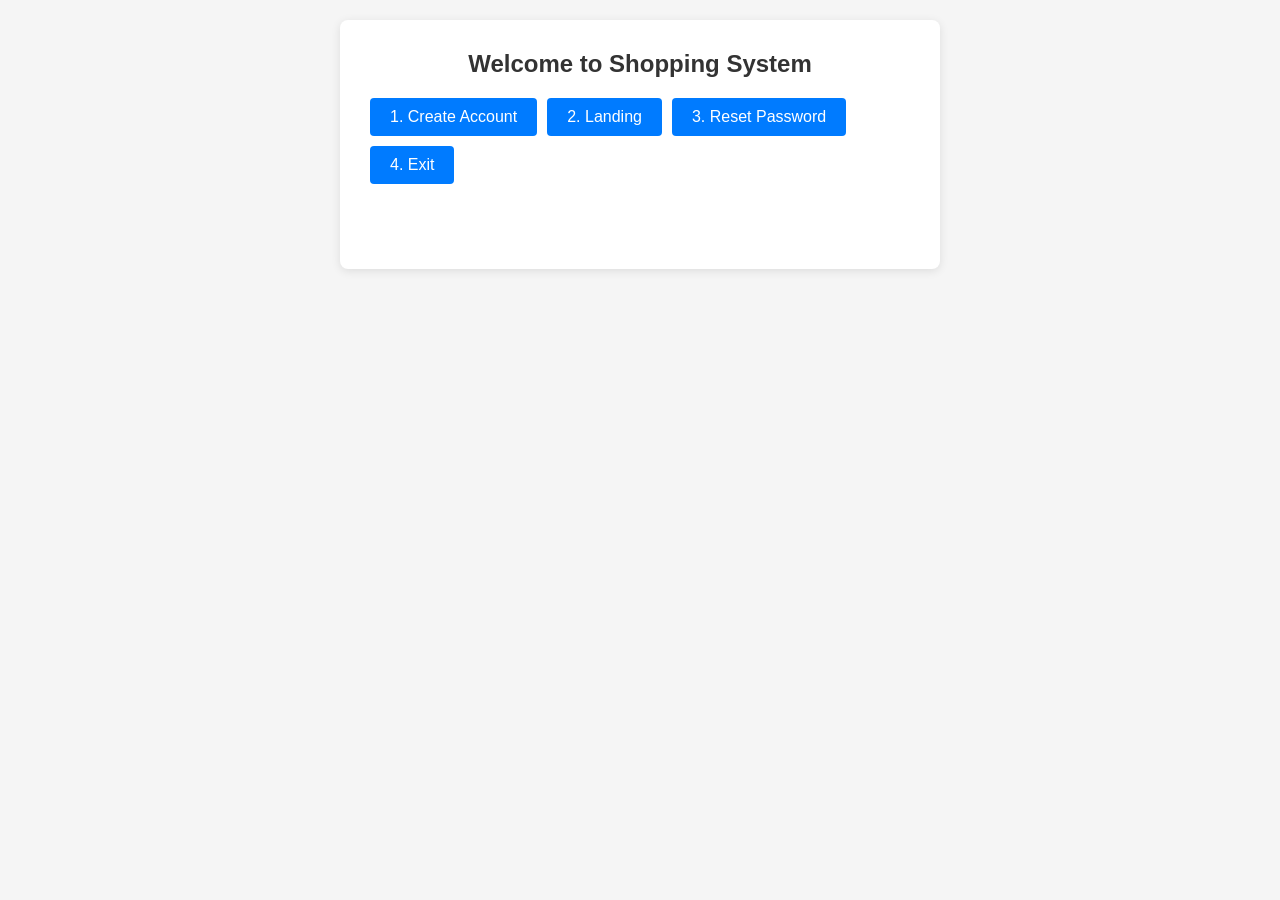
<file: task1，2.html>
<!DOCTYPE html>
<html lang="en">
<head>
    <meta charset="UTF-8">
    <meta name="viewport" content="width=device-width, initial-scale=1.0">
    <title>Shopping System</title>
    <style>
        /* 基础样式重置 */
        * {
            margin: 0;
            padding: 0;
            box-sizing: border-box;
            font-family: Arial, Helvetica, sans-serif;
        }

        body {
            background-color: #f5f5f5;
            padding: 20px;
        }

        /* 容器样式 */
        .container {
            max-width: 600px;
            margin: 0 auto;
            background: white;
            padding: 30px;
            border-radius: 8px;
            box-shadow: 0 2px 10px rgba(0,0,0,0.1);
        }

        /* 模块通用样式（初始隐藏，按需显示） */
        .module {
            display: none;
        }

        .module.active {
            display: block;
        }

        /* 标题样式 */
        h2 {
            margin-bottom: 20px;
            color: #333;
            text-align: center;
        }

        /* 按钮样式 */
        .btn-group {
            display: flex;
            gap: 10px;
            margin: 20px 0;
            flex-wrap: wrap;
        }

        button {
            padding: 10px 20px;
            border: none;
            border-radius: 4px;
            background-color: #007bff;
            color: white;
            cursor: pointer;
            font-size: 16px;
            transition: background 0.3s;
        }

        button:hover {
            background-color: #0056b3;
        }

        button.secondary {
            background-color: #6c757d;
        }

        button.secondary:hover {
            background-color: #545b62;
        }

        /* 表单样式 */
        .form-group {
            margin-bottom: 15px;
        }

        label {
            display: block;
            margin-bottom: 5px;
            color: #555;
        }

        input {
            width: 100%;
            padding: 10px;
            border: 1px solid #ddd;
            border-radius: 4px;
            font-size: 16px;
        }

        /* 提示信息样式 */
        .message {
            padding: 10px;
            border-radius: 4px;
            margin: 15px 0;
            text-align: center;
            font-weight: bold;
        }

        .message.success {
            background-color: #d4edda;
            color: #155724;
        }

        .message.error {
            background-color: #f8d7da;
            color: #721c24;
        }

        /* 列表样式（商品/分类展示） */
        .list {
            margin: 15px 0;
            padding: 10px;
            border: 1px solid #ddd;
            border-radius: 4px;
            max-height: 200px;
            overflow-y: auto;
        }

        .list-item {
            padding: 5px 0;
            border-bottom: 1px dashed #eee;
        }
    </style>
</head>
<body>
    <div class="container">
        <!-- 初始菜单模块 -->
        <div id="initialModule" class="module active">
            <h2>Welcome to Shopping System</h2>
            <div class="btn-group">
                <button id="btnCreateAccount">1. Create Account</button>
                <button id="btnLanding">2. Landing</button>
                <button id="btnResetPwd">3. Reset Password</button>
                <button id="btnExit">4. Exit</button>
            </div>
            <div id="initialMessage" class="message"></div>
        </div>

        <!-- 创建账户模块 -->
        <div id="createAccountModule" class="module">
            <h2>Create Account</h2>
            <div class="form-group">
                <label for="accountID">Account ID</label>
                <input type="text" id="accountID" placeholder="Enter your account ID">
            </div>
            <div class="form-group">
                <label for="password1">Password</label>
                <input type="password" id="password1" placeholder="Enter password">
            </div>
            <div class="form-group">
                <label for="password2">Confirm Password</label>
                <input type="password" id="password2" placeholder="Confirm password">
            </div>
            <div class="form-group">
                <label for="email1">Email</label>
                <input type="email" id="email1" placeholder="Enter your email">
            </div>
            <div class="form-group">
                <label for="email2">Confirm Email</label>
                <input type="email" id="email2" placeholder="Confirm your email">
            </div>
            <div class="form-group">
                <label for="identity">Identity (customer/merchant)</label>
                <input type="text" id="identity" placeholder="Enter customer or merchant">
            </div>
            <div class="btn-group">
                <button id="btnSubmitCreate">Submit</button>
                <button id="btnBackCreate" class="secondary">Back</button>
            </div>
            <div id="createMessage" class="message"></div>
        </div>

        <!-- 登录模块 -->
        <div id="landingModule" class="module">
            <h2>Landing</h2>
            <div class="form-group">
                <label for="loginID">Account ID</label>
                <input type="text" id="loginID" placeholder="Enter your account ID">
            </div>
            <div class="form-group">
                <label for="loginPwd">Password</label>
                <input type="password" id="loginPwd" placeholder="Enter your password">
            </div>
            <div class="btn-group">
                <button id="btnSubmitLogin">Submit</button>
                <button id="btnBackLogin" class="secondary">Back</button>
            </div>
            <div id="loginMessage" class="message"></div>
        </div>

        <!-- 重置密码模块 -->
        <div id="resetPwdModule" class="module">
            <h2>Reset Password</h2>
            <div class="form-group">
                <label for="resetID">Account ID</label>
                <input type="text" id="resetID" placeholder="Enter your account ID">
            </div>
            <div class="form-group">
                <label for="resetEmail">Email</label>
                <input type="email" id="resetEmail" placeholder="Enter your email">
            </div>
            <div class="form-group">
                <label for="newPwd">New Password</label>
                <input type="password" id="newPwd" placeholder="Enter new password">
            </div>
            <div class="btn-group">
                <button id="btnSubmitReset">Submit</button>
                <button id="btnBackReset" class="secondary">Back</button>
            </div>
            <div id="resetMessage" class="message"></div>
        </div>

        <!-- 客户中心模块 -->
        <div id="customerModule" class="module">
            <h2>Customer Center</h2>
            <div class="form-group">
                <label for="searchKeyword">Search Product (Name/Category)</label>
                <input type="text" id="searchKeyword" placeholder="Enter keyword to search">
            </div>
            <div class="btn-group">
                <button id="btnSearch">Search</button>
                <button id="btnLogoutCustomer" class="secondary">Logout</button>
            </div>
            <div id="searchResult" class="list"></div>
            <div id="customerMessage" class="message"></div>
        </div>

        <!-- 商家中心模块 -->
        <div id="merchantModule" class="module">
            <h2>Merchant Center</h2>
            <div class="form-group">
                <label for="productName">Product Name</label>
                <input type="text" id="productName" placeholder="Enter product name">
            </div>
            <div class="form-group">
                <label for="productPrice">Product Price ($)</label>
                <input type="text" id="productPrice" placeholder="Enter price (e.g. 99.99)">
            </div>
            <div class="form-group">
                <label>Existing Categories:</label>
                <div id="categoryList" class="list"></div>
            </div>
            <div class="form-group">
                <label for="productCategory">Product Category</label>
                <input type="text" id="productCategory" placeholder="Enter existing category or new category">
            </div>
            <div class="btn-group">
                <button id="btnAddProduct">Add Product</button>
                <button id="btnLogoutMerchant" class="secondary">Logout</button>
            </div>
            <div id="merchantMessage" class="message"></div>
        </div>
    </div>

    <script>
        // 全局数据存储
        const customerDataBase = []; // 用户账户数据库
        const categoriesDataBase = ["electronics", "clothing", "daily necessities", "food", "book", "drinks"]; // 商品分类库
        const productsDataBase = []; // 商品数据库
        let CurrentUser = null; // 当前登录用户

        // DOM 元素获取
        // 初始模块
        const initialModule = document.getElementById('initialModule');
        const btnCreateAccount = document.getElementById('btnCreateAccount');
        const btnLanding = document.getElementById('btnLanding');
        const btnResetPwd = document.getElementById('btnResetPwd');
        const btnExit = document.getElementById('btnExit');
        const initialMessage = document.getElementById('initialMessage');

        // 创建账户模块
        const createAccountModule = document.getElementById('createAccountModule');
        const accountID = document.getElementById('accountID');
        const password1 = document.getElementById('password1');
        const password2 = document.getElementById('password2');
        const email1 = document.getElementById('email1');
        const email2 = document.getElementById('email2');
        const identity = document.getElementById('identity');
        const btnSubmitCreate = document.getElementById('btnSubmitCreate');
        const btnBackCreate = document.getElementById('btnBackCreate');
        const createMessage = document.getElementById('createMessage');

        // 登录模块
        const landingModule = document.getElementById('landingModule');
        const loginID = document.getElementById('loginID');
        const loginPwd = document.getElementById('loginPwd');
        const btnSubmitLogin = document.getElementById('btnSubmitLogin');
        const btnBackLogin = document.getElementById('btnBackLogin');
        const loginMessage = document.getElementById('loginMessage');

        // 重置密码模块
        const resetPwdModule = document.getElementById('resetPwdModule');
        const resetID = document.getElementById('resetID');
        const resetEmail = document.getElementById('resetEmail');
        const newPwd = document.getElementById('newPwd');
        const btnSubmitReset = document.getElementById('btnSubmitReset');
        const btnBackReset = document.getElementById('btnBackReset');
        const resetMessage = document.getElementById('resetMessage');

        // 客户中心模块
        const customerModule = document.getElementById('customerModule');
        const searchKeyword = document.getElementById('searchKeyword');
        const btnSearch = document.getElementById('btnSearch');
        const btnLogoutCustomer = document.getElementById('btnLogoutCustomer');
        const searchResult = document.getElementById('searchResult');
        const customerMessage = document.getElementById('customerMessage');

        // 商家中心模块
        const merchantModule = document.getElementById('merchantModule');
        const productName = document.getElementById('productName');
        const productPrice = document.getElementById('productPrice');
        const categoryList = document.getElementById('categoryList');
        const productCategory = document.getElementById('productCategory');
        const btnAddProduct = document.getElementById('btnAddProduct');
        const btnLogoutMerchant = document.getElementById('btnLogoutMerchant');
        const merchantMessage = document.getElementById('merchantMessage');

        // 工具函数：显示提示信息
        function showMessage(element, text, isSuccess = false) {
            element.textContent = text;
            element.className = 'message';
            element.classList.add(isSuccess ? 'success' : 'error');
            // 3秒后清空提示
            setTimeout(() => {
                element.textContent = '';
                element.className = 'message';
            }, 3000);
        }

        // 工具函数：切换模块显示
        function switchModule(activeModule, ...hideModules) {
            activeModule.classList.add('active');
            hideModules.forEach(module => module.classList.remove('active'));
            // 清空所有输入框
            document.querySelectorAll('input').forEach(input => input.value = '');
        }

        // 初始模块按钮事件
        // 创建账户
        btnCreateAccount.addEventListener('click', () => {
            switchModule(createAccountModule, initialModule, landingModule, resetPwdModule, customerModule, merchantModule);
        });

        // 登录
        btnLanding.addEventListener('click', () => {
            switchModule(landingModule, initialModule, createAccountModule, resetPwdModule, customerModule, merchantModule);
        });

        // 重置密码
        btnResetPwd.addEventListener('click', () => {
            switchModule(resetPwdModule, initialModule, createAccountModule, landingModule, customerModule, merchantModule);
        });

        // 退出
        btnExit.addEventListener('click', () => {
            showMessage(initialMessage, 'Goodbye!', true);
            setTimeout(() => {
                window.close(); // 关闭窗口（浏览器可能限制，仅作演示）
            }, 1000);
        });

        // 创建账户模块事件
        // 返回初始模块
        btnBackCreate.addEventListener('click', () => {
            switchModule(initialModule, createAccountModule);
        });

        // 提交创建账户
        btnSubmitCreate.addEventListener('click', () => {
            // 1. 验证账户ID
            const accID = accountID.value.trim();
            if (!accID) {
                showMessage(createMessage, 'Account ID cannot be empty!');
                return;
            }
            const idExists = customerDataBase.some(item => item.id === accID);
            if (idExists) {
                showMessage(createMessage, 'This ID is already being used!');
                return;
            }

            // 2. 验证密码
            const pwd1 = password1.value.trim();
            const pwd2 = password2.value.trim();
            if (!pwd1 || !pwd2) {
                showMessage(createMessage, 'Password cannot be empty!');
                return;
            }
            if (pwd1 !== pwd2) {
                showMessage(createMessage, 'Passwords do not match!');
                return;
            }

            // 3. 验证邮箱
            const em1 = email1.value.trim();
            const em2 = email2.value.trim();
            if (!em1 || !em2) {
                showMessage(createMessage, 'Email cannot be empty!');
                return;
            }
            if (em1 !== em2) {
                showMessage(createMessage, 'Emails do not match!');
                return;
            }
            const isEmailValid = em1.includes('@') && em1.includes('.');
            if (!isEmailValid) {
                showMessage(createMessage, 'Email format is incorrect!');
                return;
            }

            // 4. 验证身份
            const idt = identity.value.trim().toLowerCase();
            if (idt !== 'customer' && idt !== 'merchant') {
                showMessage(createMessage, 'Identity must be customer or merchant!');
                return;
            }

            // 5. 创建账户并存储
            const newAccount = {
                id: accID,
                password: pwd2,
                email: em2,
                identity: idt
            };
            customerDataBase.push(newAccount);
            showMessage(createMessage, 'Successfully Creating!', true);
            
            // 3秒后返回初始模块
            setTimeout(() => {
                switchModule(initialModule, createAccountModule);
            }, 1500);
        });

        // 登录模块事件
        // 返回初始模块
        btnBackLogin.addEventListener('click', () => {
            switchModule(initialModule, landingModule);
        });

        // 提交登录
        btnSubmitLogin.addEventListener('click', () => {
            const logID = loginID.value.trim();
            const logPwd = loginPwd.value.trim();

            if (!logID || !logPwd) {
                showMessage(loginMessage, 'ID or Password cannot be empty!');
                return;
            }

            // 查找用户
            const userIndex = customerDataBase.findIndex(item => item.id === logID);
            if (userIndex === -1) {
                showMessage(loginMessage, 'ID does not exist!');
                return;
            }

            // 验证密码
            if (customerDataBase[userIndex].password !== logPwd) {
                showMessage(loginMessage, 'Password is incorrect!');
                return;
            }

            // 登录成功，记录当前用户
            CurrentUser = customerDataBase[userIndex];
            showMessage(loginMessage, 'Successfully landing!', true);

            // 根据身份切换到对应模块
            setTimeout(() => {
                if (CurrentUser.identity === 'customer') {
                    switchModule(customerModule, landingModule);
                } else {
                    // 商家模块先渲染分类列表
                    renderCategoryList();
                    switchModule(merchantModule, landingModule);
                }
            }, 1500);
        });

        // 重置密码模块事件
        // 返回初始模块
        btnBackReset.addEventListener('click', () => {
            switchModule(initialModule, resetPwdModule);
        });

        // 提交重置密码
        btnSubmitReset.addEventListener('click', () => {
            const resID = resetID.value.trim();
            const resEmail = resetEmail.value.trim();
            const newPassword = newPwd.value.trim();

            if (!resID || !resEmail || !newPassword) {
                showMessage(resetMessage, 'All fields cannot be empty!');
                return;
            }

            // 查找用户
            const userIndex = customerDataBase.findIndex(item => item.id === resID);
            if (userIndex === -1) {
                showMessage(resetMessage, 'ID does not exist!');
                return;
            }

            // 验证邮箱
            if (customerDataBase[userIndex].email !== resEmail) {
                showMessage(resetMessage, 'Email is incorrect!');
                return;
            }

            // 重置密码
            customerDataBase[userIndex].password = newPassword;
            showMessage(resetMessage, 'Successfully resetting password!', true);
            
            // 3秒后返回初始模块
            setTimeout(() => {
                switchModule(initialModule, resetPwdModule);
            }, 1500);
        });

        // 客户中心模块事件
        // 搜索商品
        btnSearch.addEventListener('click', () => {
            const keyword = searchKeyword.value.trim().toLowerCase();
            if (!keyword) {
                showMessage(customerMessage, 'Search keyword cannot be empty!');
                return;
            }

            // 搜索商品（名称/分类包含关键词）
            const result = productsDataBase.filter(item => 
                item.name.toLowerCase().includes(keyword) || 
                item.category.toLowerCase().includes(keyword)
            );

            // 渲染搜索结果
            searchResult.innerHTML = '';
            if (result.length === 0) {
                showMessage(customerMessage, 'No products matched your search!');
                return;
            }

            showMessage(customerMessage, `Found ${result.length} products!`, true);
            result.forEach((item, index) => {
                const itemElement = document.createElement('div');
                itemElement.className = 'list-item';
                itemElement.textContent = `${index + 1}: ${item.name} $${item.price}`;
                searchResult.appendChild(itemElement);
            });
        });

        // 客户登出
        btnLogoutCustomer.addEventListener('click', () => {
            CurrentUser = null;
            showMessage(customerMessage, 'Successfully logout!', true);
            setTimeout(() => {
                switchModule(initialModule, customerModule);
            }, 1500);
        });

        // 商家中心模块事件
        // 渲染分类列表
        function renderCategoryList() {
            categoryList.innerHTML = '';
            categoriesDataBase.forEach((cat, index) => {
                const catElement = document.createElement('div');
                catElement.className = 'list-item';
                catElement.textContent = `${index + 1}: ${cat}`;
                categoryList.appendChild(catElement);
            });
        }

        // 添加商品
        btnAddProduct.addEventListener('click', () => {
            const prodName = productName.value.trim();
            const prodPrice = productPrice.value.trim();
            const prodCategory = productCategory.value.trim().toLowerCase();

            if (!prodName || !prodPrice) {
                showMessage(merchantMessage, 'Product name or price cannot be empty!');
                return;
            }

            // 验证价格格式（简单验证：数字）
            if (isNaN(parseFloat(prodPrice))) {
                showMessage(merchantMessage, 'Price must be a number!');
                return;
            }

            // 如果分类不存在，添加到分类库
            if (!categoriesDataBase.includes(prodCategory)) {
                categoriesDataBase.push(prodCategory);
                renderCategoryList(); // 重新渲染分类列表
            }

            // 创建商品并存储
            const newProduct = {
                name: prodName,
                price: prodPrice,
                category: prodCategory
            };
            productsDataBase.push(newProduct);
            showMessage(merchantMessage, 'Product added successfully!', true);
            
            // 清空输入框
            productName.value = '';
            productPrice.value = '';
            productCategory.value = '';
        });

        // 商家登出
        btnLogoutMerchant.addEventListener('click', () => {
            CurrentUser = null;
            showMessage(merchantMessage, 'Successfully logout!', true);
            setTimeout(() => {
                switchModule(initialModule, merchantModule);
            }, 1500);
        });
    </script>
</body>
</html>
</file>
<file: IT_GROUP_PROJECT-main copy 2/index.css>
/* ============================================
   GLOBAL STYLES
   ============================================ */
* {
    margin: 0;
    padding: 0;
    box-sizing: border-box;
    font-family: 'Segoe UI', Arial, sans-serif;
}

:root {
    --primary: #ff4700;
    --primary-dark: #e03d00;
    --secondary: #1a8cff;
    --secondary-dark: #0066dd;
    --success: #48bb78;
    --danger: #f56565;
    --warning: #f6ad55;
    --bg: #f5f5f5;
    --white: #ffffff;
    --text: #333;
    --text-light: #666;
    --border: #e0e0e0;
    --shadow: 0 2px 12px rgba(0,0,0,0.1);
    --shadow-lg: 0 8px 30px rgba(0,0,0,0.15);
    --radius: 8px;
    --radius-lg: 12px;
}

body {
    background-color: var(--bg);
    color: var(--text);
    min-height: 100vh;
}

/* ============================================
   NAVIGATION BAR
   ============================================ */
.navbar {
    background: var(--white);
    box-shadow: var(--shadow);
    position: sticky;
    top: 0;
    z-index: 1000;
    border-bottom: 2px solid var(--primary);
}

.nav-top {
    max-width: 1280px;
    margin: 0 auto;
    padding: 0 20px;
    display: flex;
    align-items: center;
    gap: 16px;
    height: 64px;
}

.nav-logo {
    font-size: 22px;
    font-weight: 800;
    color: var(--primary);
    text-decoration: none;
    white-space: nowrap;
    letter-spacing: -0.5px;
}

.nav-logo span {
    color: var(--text);
}

.nav-search-container {
    flex: 1;
    max-width: 640px;
    position: relative;
}

.nav-search {
    width: 100%;
    display: flex;
}

.nav-search input {
    flex: 1;
    padding: 9px 14px;
    border: 2px solid var(--primary);
    border-right: none;
    border-radius: var(--radius) 0 0 var(--radius);
    font-size: 14px;
    outline: none;
}

.nav-search input:focus {
    box-shadow: 0 0 0 3px rgba(255,71,0,0.15);
}

.nav-search button {
    padding: 9px 20px;
    background: var(--primary);
    color: white;
    border: 2px solid var(--primary);
    border-radius: 0 var(--radius) var(--radius) 0;
    cursor: pointer;
    font-size: 14px;
    font-weight: 600;
    transition: background 0.2s;
}

.nav-search button:hover {
    background: var(--primary-dark);
}

.search-suggestions {
    position: absolute;
    top: 100%;
    left: 0;
    right: 0;
    background: var(--white);
    border: 1px solid var(--border);
    border-top: none;
    border-radius: 0 0 var(--radius) var(--radius);
    box-shadow: var(--shadow);
    z-index: 100;
    display: none;
}

.search-suggestions.active {
    display: block;
}

.suggestion-item {
    padding: 10px 14px;
    cursor: pointer;
    font-size: 14px;
    color: var(--text-light);
    border-bottom: 1px solid #f0f0f0;
}

.suggestion-item:hover {
    background: #fff5f0;
    color: var(--primary);
}

.suggestion-item:last-child {
    border-bottom: none;
}

.suggestion-clear {
    color: var(--secondary) !important;
    font-size: 12px !important;
    text-align: center;
}

.nav-actions {
    display: flex;
    align-items: center;
    gap: 6px;
}

.nav-icon-btn {
    position: relative;
    padding: 8px 12px;
    background: none;
    border: none;
    cursor: pointer;
    font-size: 22px;
    color: var(--text);
    border-radius: var(--radius);
    transition: background 0.2s;
    display: flex;
    align-items: center;
    gap: 6px;
}

.nav-icon-btn:hover {
    background: #f0f0f0;
}

.nav-badge {
    position: absolute;
    top: 2px;
    right: 2px;
    background: var(--primary);
    color: white;
    font-size: 10px;
    font-weight: 700;
    min-width: 17px;
    height: 17px;
    border-radius: 50%;
    display: flex;
    align-items: center;
    justify-content: center;
    padding: 0 4px;
    line-height: 1;
}

.nav-icon-btn .btn-text {
    font-size: 13px;
    font-weight: 600;
    color: var(--text);
}

.nav-icon-btn .role-badge {
    font-size: 10px;
    padding: 1px 6px;
    border-radius: 10px;
    font-weight: 700;
}

.role-badge.customer {
    background: var(--secondary);
    color: white;
}

.role-badge.merchant {
    background: var(--success);
    color: white;
}

/* User dropdown */
.user-dropdown {
    position: relative;
}

.user-dropdown-menu {
    position: absolute;
    top: calc(100% + 4px);
    right: 0;
    background: var(--white);
    border: 1px solid var(--border);
    border-radius: var(--radius);
    box-shadow: var(--shadow-lg);
    min-width: 180px;
    display: none;
    z-index: 200;
}

.user-dropdown-menu.active {
    display: block;
}

.user-dropdown-menu a,
.user-dropdown-menu button {
    display: block;
    width: 100%;
    padding: 10px 16px;
    text-align: left;
    font-size: 13px;
    color: var(--text);
    text-decoration: none;
    border: none;
    background: none;
    cursor: pointer;
    transition: background 0.15s;
}

.user-dropdown-menu a:hover,
.user-dropdown-menu button:hover {
    background: #f5f5f5;
}

.user-dropdown-menu .dropdown-divider {
    border-top: 1px solid var(--border);
    margin: 4px 0;
}

/* ============================================
   MAIN CONTENT
   ============================================ */
.main-content {
    max-width: 1280px;
    margin: 0 auto;
    padding: 20px;
}

/* ============================================
   CATEGORY BAR
   ============================================ */
.category-bar {
    background: var(--white);
    border-radius: var(--radius);
    padding: 12px 20px;
    margin-bottom: 16px;
    display: flex;
    gap: 8px;
    flex-wrap: wrap;
    align-items: center;
    box-shadow: 0 1px 4px rgba(0,0,0,0.06);
}

.category-bar span {
    font-size: 12px;
    font-weight: 700;
    color: var(--text-light);
    text-transform: uppercase;
    letter-spacing: 0.5px;
}

.cat-btn {
    padding: 5px 14px;
    border: 1px solid var(--border);
    background: var(--white);
    border-radius: 20px;
    font-size: 12px;
    cursor: pointer;
    transition: all 0.2s;
    color: var(--text);
}

.cat-btn:hover,
.cat-btn.active {
    background: var(--primary);
    color: white;
    border-color: var(--primary);
}

/* ============================================
   PRODUCT GRID (Taobao-style)
   ============================================ */
.product-grid {
    display: grid;
    grid-template-columns: repeat(auto-fill, minmax(230px, 1fr));
    gap: 16px;
}

.product-card {
    background: var(--white);
    border-radius: var(--radius);
    overflow: hidden;
    cursor: pointer;
    transition: box-shadow 0.25s, transform 0.25s;
    border: 1px solid transparent;
    box-shadow: 0 1px 4px rgba(0,0,0,0.06);
}

.product-card:hover {
    box-shadow: var(--shadow-lg);
    transform: translateY(-3px);
    border-color: var(--primary);
}

.product-image-wrap {
    width: 100%;
    aspect-ratio: 1;
    overflow: hidden;
    background: #fafafa;
    display: flex;
    align-items: center;
    justify-content: center;
    position: relative;
}

.product-image-wrap img {
    width: 100%;
    height: 100%;
    object-fit: cover;
    transition: transform 0.3s;
}

.product-card:hover .product-image-wrap img {
    transform: scale(1.05);
}

.product-stock-badge {
    position: absolute;
    bottom: 8px;
    left: 8px;
    background: rgba(0,0,0,0.55);
    color: white;
    font-size: 10px;
    padding: 2px 8px;
    border-radius: 10px;
}

.product-stock-badge.low {
    background: var(--danger);
}

.product-info {
    padding: 12px;
}

.product-name {
    font-size: 13px;
    color: var(--text);
    line-height: 1.4;
    height: 36px;
    overflow: hidden;
    display: -webkit-box;
    -webkit-line-clamp: 2;
    -webkit-box-orient: vertical;
    margin-bottom: 8px;
}

.product-price {
    color: var(--primary);
    font-size: 18px;
    font-weight: 700;
    margin-bottom: 8px;
}

.product-price small {
    font-size: 12px;
    font-weight: 400;
    color: var(--text-light);
    text-decoration: line-through;
    margin-left: 6px;
}

.product-actions {
    display: flex;
    gap: 6px;
}

.btn-add-cart {
    flex: 1;
    padding: 7px 0;
    background: var(--primary);
    color: white;
    border: none;
    border-radius: var(--radius);
    font-size: 12px;
    font-weight: 600;
    cursor: pointer;
    transition: background 0.2s;
}

.btn-add-cart:hover {
    background: var(--primary-dark);
}

.btn-add-cart:disabled {
    background: #ccc;
    cursor: not-allowed;
}

.btn-detail {
    padding: 7px 10px;
    background: var(--secondary);
    color: white;
    border: none;
    border-radius: var(--radius);
    font-size: 12px;
    cursor: pointer;
    transition: background 0.2s;
}

.btn-detail:hover {
    background: var(--secondary-dark);
}

.no-products {
    text-align: center;
    padding: 60px 20px;
    color: var(--text-light);
    font-size: 15px;
    grid-column: 1 / -1;
}

/* ============================================
   MODAL BASE
   ============================================ */
.modal-overlay {
    position: fixed;
    inset: 0;
    background: rgba(0,0,0,0.5);
    display: none;
    align-items: center;
    justify-content: center;
    z-index: 2000;
    padding: 20px;
}

.modal-overlay.active {
    display: flex;
}

.modal {
    background: var(--white);
    border-radius: var(--radius-lg);
    max-width: 560px;
    width: 100%;
    max-height: 90vh;
    overflow-y: auto;
    box-shadow: var(--shadow-lg);
    position: relative;
}

.modal-header {
    display: flex;
    align-items: center;
    justify-content: space-between;
    padding: 16px 20px;
    border-bottom: 1px solid var(--border);
}

.modal-header h3 {
    font-size: 16px;
    color: var(--text);
}

.modal-close {
    background: none;
    border: none;
    font-size: 24px;
    cursor: pointer;
    color: #999;
    line-height: 1;
    padding: 0;
    width: 32px;
    height: 32px;
    display: flex;
    align-items: center;
    justify-content: center;
    border-radius: 50%;
    transition: background 0.2s;
}

.modal-close:hover {
    background: #f0f0f0;
    color: var(--text);
}

.modal-body {
    padding: 20px;
}

/* ============================================
   AUTH MODAL (Login / Register)
   ============================================ */
.auth-tabs {
    display: flex;
    border-bottom: 2px solid var(--border);
    margin-bottom: 20px;
}

.auth-tab {
    flex: 1;
    padding: 10px;
    background: none;
    border: none;
    font-size: 14px;
    font-weight: 600;
    color: var(--text-light);
    cursor: pointer;
    border-bottom: 2px solid transparent;
    margin-bottom: -2px;
    transition: all 0.2s;
}

.auth-tab.active {
    color: var(--primary);
    border-bottom-color: var(--primary);
}

.form-group {
    margin-bottom: 14px;
}

.form-group label {
    display: block;
    font-size: 13px;
    font-weight: 600;
    color: var(--text);
    margin-bottom: 5px;
}

.form-group input,
.form-group select,
.form-group textarea {
    width: 100%;
    padding: 10px 12px;
    border: 1px solid var(--border);
    border-radius: var(--radius);
    font-size: 14px;
    outline: none;
    transition: border-color 0.2s;
}

.form-group input:focus,
.form-group select:focus,
.form-group textarea:focus {
    border-color: var(--primary);
}

.btn-primary {
    width: 100%;
    padding: 11px;
    background: var(--primary);
    color: white;
    border: none;
    border-radius: var(--radius);
    font-size: 14px;
    font-weight: 700;
    cursor: pointer;
    transition: background 0.2s;
}

.btn-primary:hover {
    background: var(--primary-dark);
}

.btn-secondary {
    width: 100%;
    padding: 11px;
    background: var(--secondary);
    color: white;
    border: none;
    border-radius: var(--radius);
    font-size: 14px;
    font-weight: 700;
    cursor: pointer;
    transition: background 0.2s;
}

.btn-secondary:hover {
    background: var(--secondary-dark);
}

.auth-msg {
    padding: 10px;
    border-radius: var(--radius);
    font-size: 13px;
    margin-bottom: 12px;
    display: none;
}

.auth-msg.error {
    display: block;
    background: #fef2f2;
    color: #c53030;
    border: 1px solid #fed7d7;
}

.auth-msg.success {
    display: block;
    background: #f0fff4;
    color: #276749;
    border: 1px solid #c6f6d5;
}

/* ============================================
   CART SIDEBAR
   ============================================ */
.cart-sidebar {
    position: fixed;
    top: 0;
    right: -400px;
    width: 400px;
    height: 100vh;
    background: var(--white);
    box-shadow: -4px 0 20px rgba(0,0,0,0.15);
    z-index: 3000;
    transition: right 0.3s ease;
    display: flex;
    flex-direction: column;
}

.cart-sidebar.active {
    right: 0;
}

.cart-header {
    display: flex;
    align-items: center;
    justify-content: space-between;
    padding: 16px 20px;
    border-bottom: 1px solid var(--border);
}

.cart-header h3 {
    font-size: 16px;
}

.cart-close {
    background: none;
    border: none;
    font-size: 24px;
    cursor: pointer;
    color: #999;
    padding: 0;
    width: 32px;
    height: 32px;
    display: flex;
    align-items: center;
    justify-content: center;
    border-radius: 50%;
}

.cart-close:hover {
    background: #f0f0f0;
}

.cart-items {
    flex: 1;
    overflow-y: auto;
    padding: 12px 16px;
}

.cart-empty {
    text-align: center;
    padding: 40px 20px;
    color: var(--text-light);
    font-size: 14px;
}

.cart-item {
    display: flex;
    gap: 12px;
    padding: 12px 0;
    border-bottom: 1px solid #f0f0f0;
    align-items: center;
}

.cart-item img {
    width: 60px;
    height: 60px;
    object-fit: cover;
    border-radius: var(--radius);
    background: #fafafa;
}

.cart-item-info {
    flex: 1;
    min-width: 0;
}

.cart-item-name {
    font-size: 13px;
    color: var(--text);
    margin-bottom: 4px;
    white-space: nowrap;
    overflow: hidden;
    text-overflow: ellipsis;
}

.cart-item-price {
    color: var(--primary);
    font-weight: 700;
    font-size: 14px;
}

.cart-item-qty {
    display: flex;
    align-items: center;
    gap: 8px;
    margin-top: 6px;
}

.qty-btn {
    width: 26px;
    height: 26px;
    border: 1px solid var(--border);
    background: var(--white);
    border-radius: 4px;
    cursor: pointer;
    font-size: 14px;
    display: flex;
    align-items: center;
    justify-content: center;
    transition: background 0.15s;
}

.qty-btn:hover {
    background: #f0f0f0;
}

.qty-num {
    font-size: 13px;
    font-weight: 600;
    min-width: 20px;
    text-align: center;
}

.cart-item-remove {
    background: none;
    border: none;
    color: var(--danger);
    cursor: pointer;
    font-size: 12px;
    padding: 4px;
}

.cart-footer {
    padding: 16px;
    border-top: 1px solid var(--border);
    background: #fafafa;
}

.cart-total {
    display: flex;
    justify-content: space-between;
    align-items: center;
    font-size: 16px;
    font-weight: 700;
    margin-bottom: 12px;
}

.cart-total-amount {
    color: var(--primary);
    font-size: 20px;
}

.cart-footer .btn-primary {
    background: var(--primary);
}

/* ============================================
   PRODUCT DETAIL MODAL
   ============================================ */
.detail-modal {
    max-width: 800px;
}

.detail-content {
    display: flex;
    gap: 24px;
}

.detail-image {
    width: 280px;
    height: 280px;
    object-fit: cover;
    border-radius: var(--radius);
    background: #fafafa;
    flex-shrink: 0;
}

.detail-info {
    flex: 1;
}

.detail-info h2 {
    font-size: 20px;
    margin-bottom: 8px;
}

.detail-price {
    color: var(--primary);
    font-size: 26px;
    font-weight: 800;
    margin-bottom: 12px;
}

.detail-meta {
    font-size: 13px;
    color: var(--text-light);
    margin-bottom: 6px;
}

.detail-desc {
    font-size: 13px;
    color: var(--text-light);
    margin-bottom: 16px;
    line-height: 1.6;
}

.detail-actions {
    display: flex;
    gap: 10px;
}

.detail-actions .btn-primary {
    flex: 1;
}

/* ============================================
   COMMENTS SECTION
   ============================================ */
.comments-section {
    margin-top: 20px;
    border-top: 1px solid var(--border);
    padding-top: 16px;
}

.comments-section h4 {
    font-size: 14px;
    margin-bottom: 12px;
    color: var(--text);
}

.comment-form-wrap {
    background: #f9f9f9;
    padding: 14px;
    border-radius: var(--radius);
    margin-bottom: 14px;
}

.comment-form-title {
    font-size: 13px;
    font-weight: 700;
    color: var(--text);
    margin-bottom: 10px;
}

.star-rating {
    display: flex;
    gap: 4px;
    margin-bottom: 10px;
}

.star-btn {
    background: none;
    border: none;
    font-size: 22px;
    cursor: pointer;
    color: #ddd;
    padding: 0;
    transition: color 0.15s;
}

.star-btn.filled {
    color: #f6ad55;
}

.comment-list {
    max-height: 300px;
    overflow-y: auto;
}

.comment-item {
    padding: 12px 0;
    border-bottom: 1px solid #f0f0f0;
}

.comment-item:last-child {
    border-bottom: none;
}

.comment-customer {
    font-size: 12px;
    font-weight: 700;
    color: var(--secondary);
    margin-bottom: 4px;
}

.comment-stars {
    color: #f6ad55;
    font-size: 12px;
}

.comment-text {
    font-size: 13px;
    color: var(--text);
    margin: 4px 0;
    line-height: 1.5;
}

.comment-time {
    font-size: 11px;
    color: #bbb;
}

.comment-merchant {
    background: #f0fff4;
    border-left: 3px solid var(--success);
    padding: 8px 12px;
    margin-top: 8px;
    border-radius: 0 var(--radius) var(--radius) 0;
}

.comment-merchant-label {
    font-size: 11px;
    font-weight: 700;
    color: var(--success);
    margin-bottom: 2px;
}

.comment-login-prompt {
    background: #fff8e6;
    padding: 12px;
    border-radius: var(--radius);
    text-align: center;
    font-size: 13px;
    color: var(--text-light);
}

.comment-login-prompt a {
    color: var(--secondary);
    cursor: pointer;
    font-weight: 600;
}

/* ============================================
   NOTIFICATION PANEL
   ============================================ */
.notif-panel {
    position: fixed;
    top: 0;
    right: -380px;
    width: 380px;
    height: 100vh;
    background: var(--white);
    box-shadow: -4px 0 20px rgba(0,0,0,0.15);
    z-index: 3000;
    transition: right 0.3s ease;
    display: flex;
    flex-direction: column;
}

.notif-panel.active {
    right: 0;
}

.notif-header {
    display: flex;
    align-items: center;
    justify-content: space-between;
    padding: 16px 20px;
    border-bottom: 1px solid var(--border);
}

.notif-header h3 {
    font-size: 16px;
}

.notif-list {
    flex: 1;
    overflow-y: auto;
    padding: 8px 0;
}

.notif-empty {
    text-align: center;
    padding: 40px 20px;
    color: var(--text-light);
    font-size: 14px;
}

.notif-item {
    padding: 14px 20px;
    border-bottom: 1px solid #f5f5f5;
    cursor: pointer;
    transition: background 0.15s;
}

.notif-item:hover {
    background: #f9f9f9;
}

.notif-item.unread {
    background: #fff8f8;
}

.notif-item.unread::before {
    content: '';
    display: inline-block;
    width: 7px;
    height: 7px;
    background: var(--primary);
    border-radius: 50%;
    margin-right: 8px;
    vertical-align: middle;
}

.notif-title {
    font-size: 13px;
    font-weight: 700;
    color: var(--text);
    margin-bottom: 3px;
}

.notif-msg {
    font-size: 12px;
    color: var(--text-light);
    line-height: 1.4;
}

.notif-time {
    font-size: 11px;
    color: #bbb;
    margin-top: 4px;
}

/* ============================================
   CUSTOMER SERVICE CHAT
   ============================================ */
.chat-section {
    margin-top: 30px;
}

.chat-section h3 {
    font-size: 16px;
    margin-bottom: 12px;
}

.chat-container {
    background: var(--white);
    border-radius: var(--radius-lg);
    box-shadow: var(--shadow);
    overflow: hidden;
}

.chat-messages {
    height: 360px;
    overflow-y: auto;
    padding: 16px;
    background: #f8f9fa;
}

.chat-message {
    margin-bottom: 12px;
    display: flex;
    flex-direction: column;
}

.chat-message.user {
    align-items: flex-end;
}

.chat-message.support,
.chat-message.merchant {
    align-items: flex-start;
}

.chat-bubble {
    max-width: 72%;
    padding: 9px 14px;
    border-radius: 14px;
    font-size: 14px;
    line-height: 1.4;
}

.chat-message.user .chat-bubble {
    background: var(--primary);
    color: white;
    border-bottom-right-radius: 4px;
}

.chat-message.support .chat-bubble {
    background: #e9ecef;
    color: var(--text);
    border-bottom-left-radius: 4px;
}

.chat-message.merchant .chat-bubble {
    background: var(--success);
    color: white;
    border-bottom-left-radius: 4px;
}

.chat-time {
    font-size: 10px;
    color: #bbb;
    margin-top: 3px;
    padding: 0 4px;
}

.chat-input-area {
    display: flex;
    gap: 8px;
    padding: 14px;
    border-top: 1px solid var(--border);
    background: var(--white);
}

.chat-input-area input {
    flex: 1;
    padding: 10px 14px;
    border: 1px solid var(--border);
    border-radius: var(--radius);
    font-size: 14px;
    outline: none;
}

.chat-input-area input:focus {
    border-color: var(--primary);
}

.chat-send-btn {
    padding: 10px 20px;
    background: var(--primary);
    color: white;
    border: none;
    border-radius: var(--radius);
    font-size: 14px;
    font-weight: 600;
    cursor: pointer;
    transition: background 0.2s;
}

.chat-send-btn:hover {
    background: var(--primary-dark);
}

.chat-merchant-panel {
    padding: 12px 14px;
    background: #f0fff4;
    border-top: 1px solid #c6f6d5;
    display: none;
}

.chat-merchant-panel.active {
    display: flex;
    gap: 8px;
}

.chat-merchant-panel input {
    flex: 1;
    padding: 8px 12px;
    border: 1px solid var(--success);
    border-radius: var(--radius);
    font-size: 13px;
    outline: none;
}

.chat-merchant-panel button {
    padding: 8px 14px;
    background: var(--success);
    color: white;
    border: none;
    border-radius: var(--radius);
    font-size: 13px;
    font-weight: 600;
    cursor: pointer;
}

/* ============================================
   PAYMENT MODAL
   ============================================ */
.payment-modal {
    max-width: 460px;
}

.payment-summary {
    background: #f9f9f9;
    padding: 16px;
    border-radius: var(--radius);
    margin-bottom: 16px;
}

.payment-summary-row {
    display: flex;
    justify-content: space-between;
    font-size: 14px;
    color: var(--text);
    padding: 4px 0;
}

.payment-summary-row.total {
    font-size: 16px;
    font-weight: 700;
    border-top: 1px solid var(--border);
    margin-top: 8px;
    padding-top: 8px;
    color: var(--primary);
}

.payment-success {
    text-align: center;
    padding: 20px 0;
}

.payment-success .big-icon {
    font-size: 60px;
    color: var(--success);
    margin-bottom: 12px;
}

.payment-success h4 {
    font-size: 18px;
    color: var(--success);
    margin-bottom: 8px;
}

/* ============================================
   ANALYTICS SECTION
   ============================================ */
.analytics-section {
    margin-top: 30px;
    display: none;
}

.analytics-section.visible {
    display: block;
}

.analytics-section h2 {
    font-size: 18px;
    margin-bottom: 16px;
    color: var(--text);
}

.analytics-grid {
    display: grid;
    grid-template-columns: repeat(auto-fill, minmax(200px, 1fr));
    gap: 14px;
    margin-bottom: 20px;
}

.analytics-card {
    background: var(--white);
    padding: 16px;
    border-radius: var(--radius);
    box-shadow: 0 1px 4px rgba(0,0,0,0.06);
}

.analytics-card .label {
    font-size: 12px;
    color: var(--text-light);
    text-transform: uppercase;
    letter-spacing: 0.5px;
    margin-bottom: 6px;
}

.analytics-card .value {
    font-size: 24px;
    font-weight: 800;
    color: var(--text);
}

.analytics-card .value.highlight {
    color: var(--primary);
}

.analytics-card .value.success {
    color: var(--success);
}

.analytics-card .value.info {
    color: var(--secondary);
}

/* ============================================
   ADMIN: ADD PRODUCT (MERCHANT)
   ============================================ */
.add-product-section {
    margin-top: 30px;
    display: none;
}

.add-product-section.visible {
    display: block;
}

.add-product-section h2 {
    font-size: 18px;
    margin-bottom: 16px;
}

.add-product-form {
    background: var(--white);
    padding: 20px;
    border-radius: var(--radius);
    box-shadow: var(--shadow);
    max-width: 600px;
}

.add-product-form .form-row {
    display: flex;
    gap: 12px;
}

.add-product-form .form-row .form-group {
    flex: 1;
}

/* ============================================
   PAGE SECTIONS
   ============================================ */
.page-section {
    display: none;
}

.page-section.active {
    display: block;
}

/* ============================================
   RESPONSIVE
   ============================================ */
@media (max-width: 768px) {
    .nav-top {
        gap: 8px;
        padding: 0 12px;
    }

    .nav-logo {
        font-size: 18px;
    }

    .nav-icon-btn .btn-text {
        display: none;
    }

    .cart-sidebar {
        width: 100%;
        right: -100%;
    }

    .notif-panel {
        width: 100%;
        right: -100%;
    }

    .detail-content {
        flex-direction: column;
    }

    .detail-image {
        width: 100%;
        height: 220px;
    }

    .product-grid {
        grid-template-columns: repeat(2, 1fr);
        gap: 10px;
    }

    .analytics-grid {
        grid-template-columns: repeat(2, 1fr);
    }
}

@media (max-width: 480px) {
    .product-grid {
        grid-template-columns: 1fr 1fr;
    }

    .product-name {
        font-size: 12px;
    }

    .product-price {
        font-size: 15px;
    }
}

/* ============================================
   TOAST NOTIFICATIONS
   ============================================ */
.toast-container {
    position: fixed;
    bottom: 20px;
    left: 50%;
    transform: translateX(-50%);
    z-index: 9999;
    display: flex;
    flex-direction: column;
    gap: 8px;
    align-items: center;
}

.toast {
    padding: 12px 24px;
    background: rgba(0,0,0,0.8);
    color: white;
    border-radius: 24px;
    font-size: 14px;
    font-weight: 600;
    animation: toastIn 0.3s ease;
    white-space: nowrap;
}

.toast.success {
    background: var(--success);
}

.toast.error {
    background: var(--danger);
}

@keyframes toastIn {
    from { opacity: 0; transform: translateY(10px); }
    to { opacity: 1; transform: translateY(0); }
}
</file>
<file: comments-style.css>
* {
    margin: 0;
    padding: 0;
    box-sizing: border-box;
    font-family: Arial, sans-serif;
}

body {
    background-color: #f5f7fa;
    padding: 30px 20px;
}

.container {
    max-width: 800px;
    margin: 0 auto;
}

h1 {
    text-align: center;
    color: #2d3748;
    margin-bottom: 30px;
}

.card {
    background: #ffffff;
    padding: 25px;
    border-radius: 12px;
    box-shadow: 0 2px 10px rgba(0,0,0,0.1);
    margin-bottom: 20px;
}

.card h3 {
    color: #4a5568;
    margin-bottom: 20px;
    padding-bottom: 10px;
    border-bottom: 1px solid #e2e8f0;
}

.customer-card h3 {
    color: #3182ce;
    border-color: #bee3f8;
}
.merchant-card h3 {
    color: #ed8936;
    border-color: #fef0e6;
}

label {
    display: block;
    margin: 12px 0 8px;
    font-weight: 600;
    color: #4a5568;
}

select, textarea {
    width: 100%;
    padding: 12px;
    border: 1px solid #e2e8f0;
    border-radius: 8px;
    font-size: 14px;
    background: #fafbfc;
    resize: none;
}

textarea {
    min-height: 100px;
}

select:focus, textarea:focus {
    outline: none;
    border-color: #3182ce;
}

button {
    width: 100%;
    padding: 12px;
    margin-top: 15px;
    border: none;
    border-radius: 8px;
    font-weight: bold;
    cursor: pointer;
    transition: background 0.3s;
}
.customer-card button {
    background-color: #3182ce;
    color: white;
}
.customer-card button:hover {
    background-color: #2b6cb0;
}

.merchant-card button {
    background-color: #ed8936;
    color: white;
}
.merchant-card button:hover {
    background-color: #dd6b20;
}

.show-card button {
    background-color: #38a169;
    color: white;
}
.show-card button:hover {
    background-color: #2f855a;
}
*/
.comment-item {
    padding: 15px;
    border: 1px solid #e2e8f0;
    border-radius: 8px;
    margin-bottom: 10px;
}
.comment-item .cus-info {
    color: #3182ce;
    font-weight: bold;
    margin-bottom: 5px;
}
.comment-item .mer-reply {
    margin-top: 10px;
    padding-top: 10px;
    border-top: 1px dashed #e2e8f0;
    color: #ed8936;
}
.comment-item p {
    margin: 5px 0;
    color: #2d3748;
}
</file>
<file: payment.css>
* {
    margin: 0;
    padding: 0;
    box-sizing: border-box;
    font-family: 'Arial', sans-serif;
}

body {
    background-color: #f0f4f8;
    display: flex;
    justify-content: center;
    align-items: center;
    min-height: 100vh;
}

.container {
    width: 100%;
    max-width: 420px;
    padding: 20px;
}

.payment-box {
    background: white;
    padding: 35px 30px;
    border-radius: 16px;
    box-shadow: 0 8px 24px rgba(0, 0, 0, 0.08);
}

h2 {
    text-align: center;
    margin-bottom: 25px;
    color: #2d3748;
}

label {
    display: block;
    margin-bottom: 8px;
    font-weight: 600;
    color: #4a5568;
}

input, select {
    width: 100%;
    padding: 14px;
    margin-bottom: 20px;
    border: 1px solid #e2e8f0;
    border-radius: 10px;
    font-size: 15px;
    background: #fafbfc;
}

input:focus, select:focus {
    outline: none;
    border-color: #3182ce;
}

button {
    width: 100%;
    padding: 15px;
    background-color: #3182ce;
    color: white;
    font-size: 16px;
    font-weight: bold;
    border: none;
    border-radius: 10px;
    cursor: pointer;
    transition: background 0.3s;
}

button:hover {
    background-color: #2b6cb0;
}
</file>
